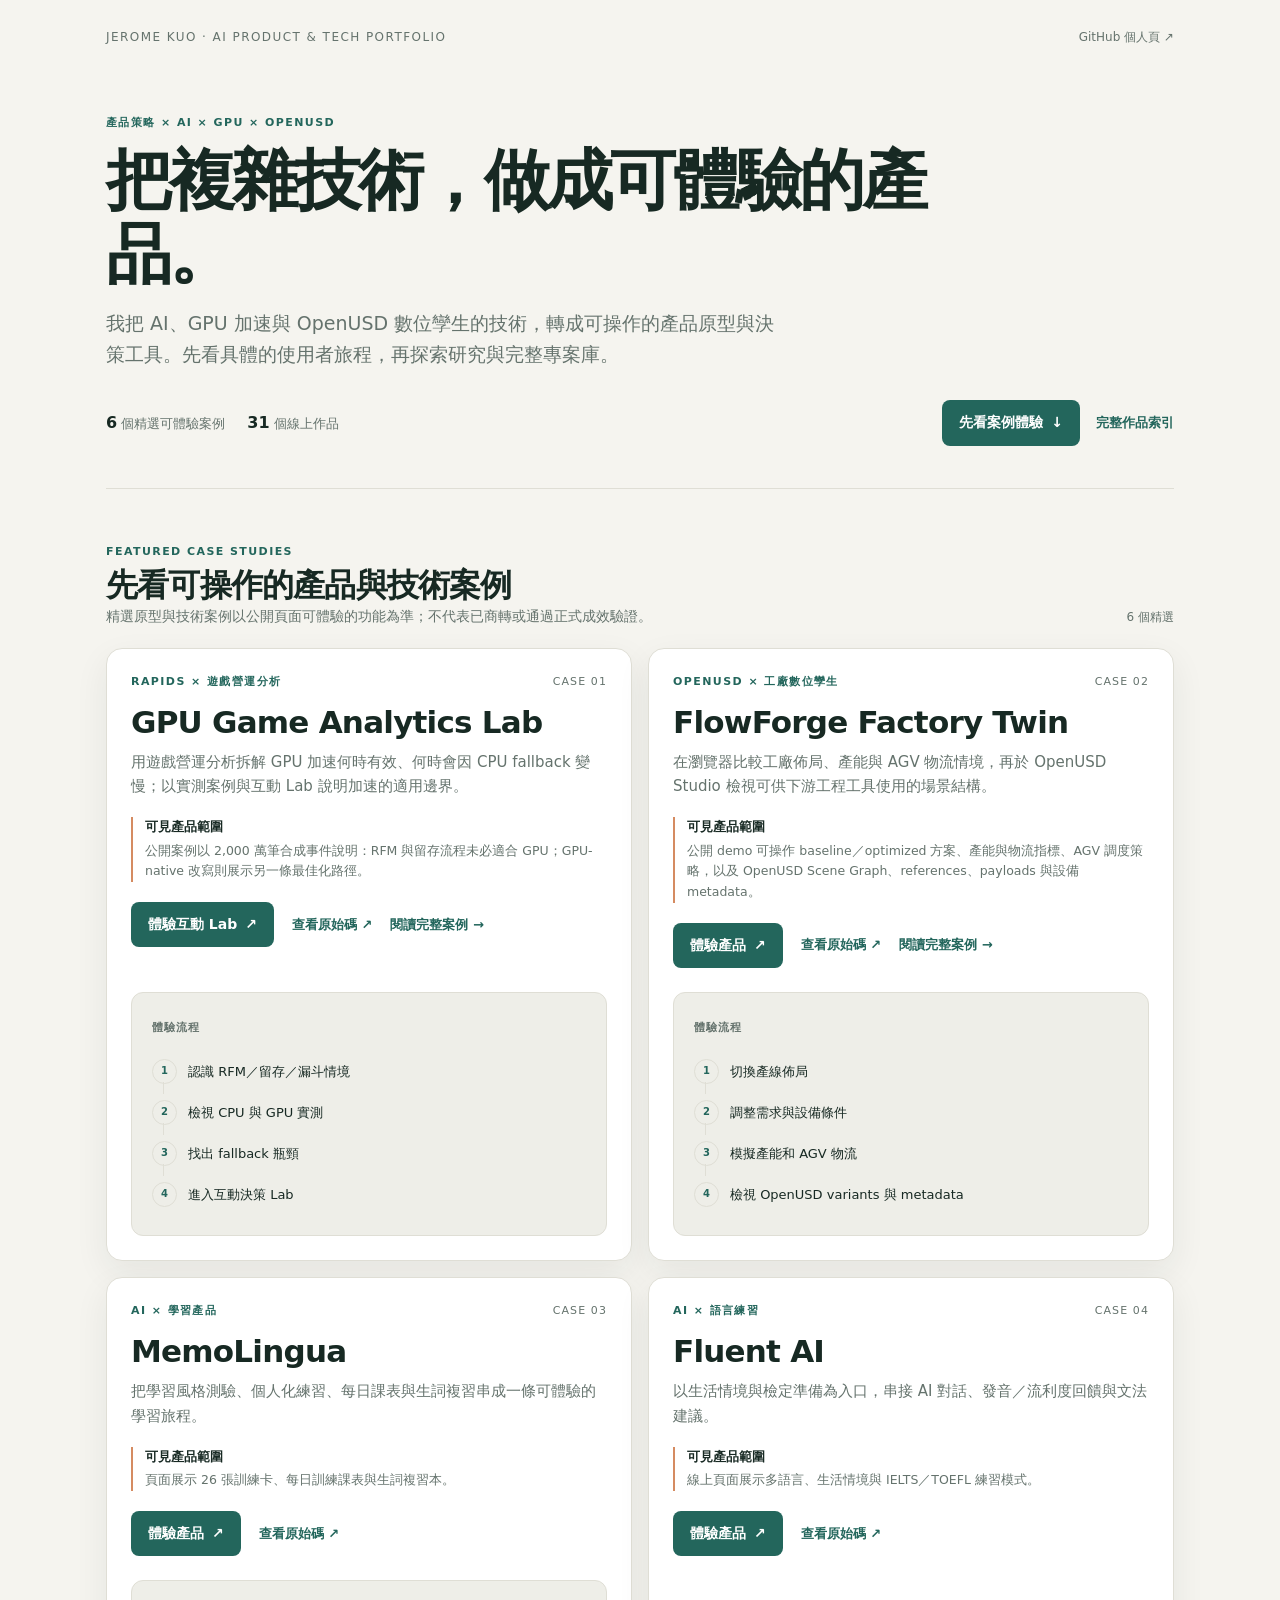
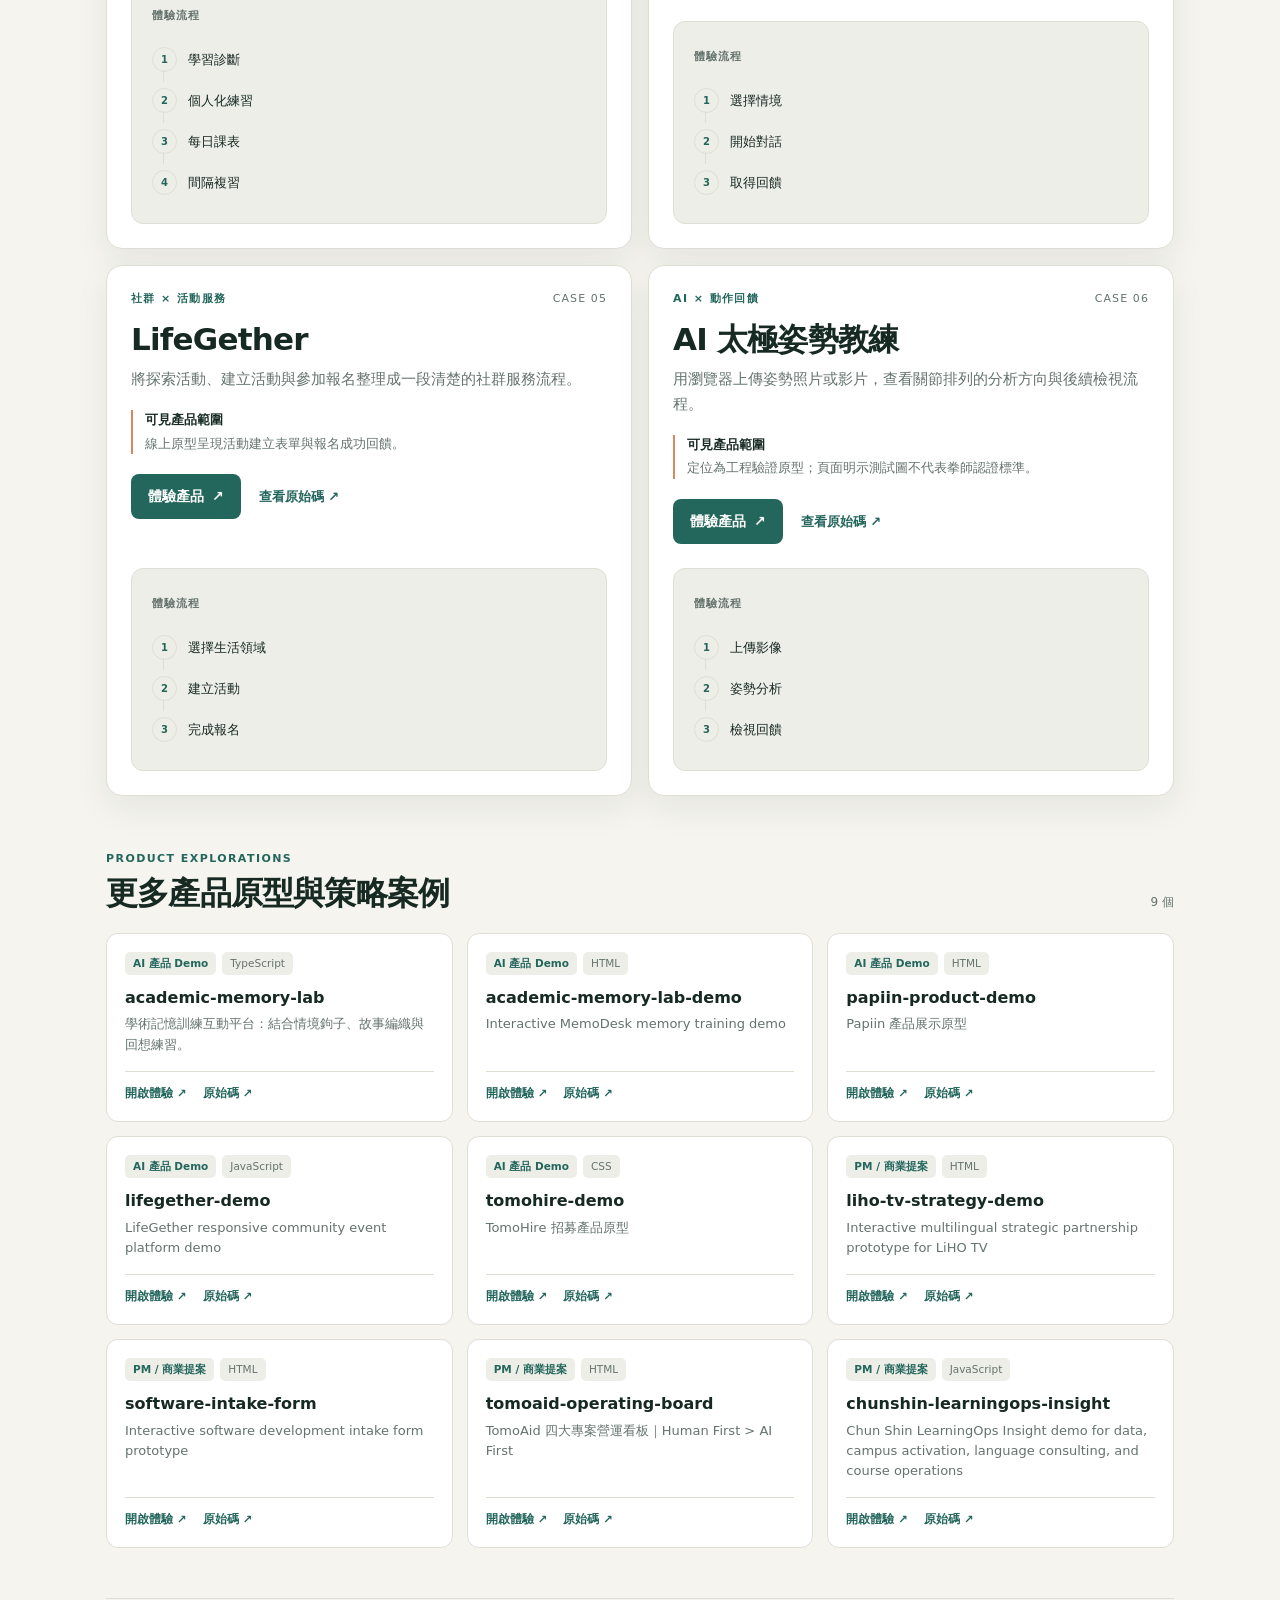
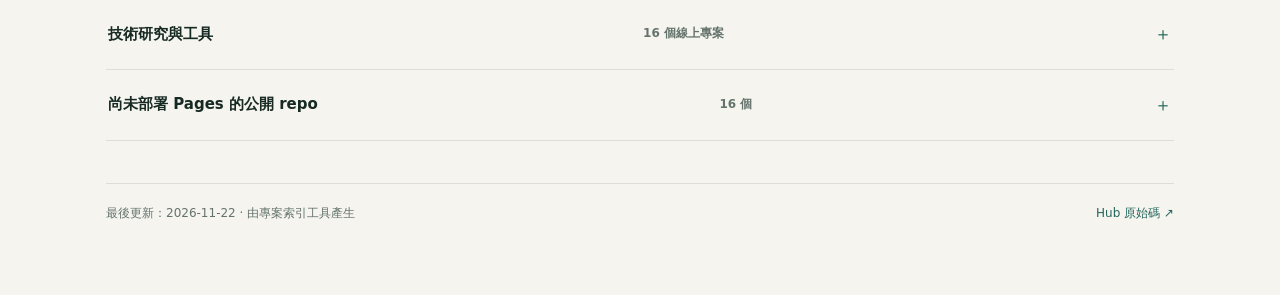
<file: index.html>
<!doctype html>
<html lang="zh-Hant">
<head>
<meta charset="utf-8">
<meta name="viewport" content="width=device-width,initial-scale=1">
<title>AI × GPU × 數位孿生作品集｜Jerome Kuo</title>
<meta name="description" content="Jerome Kuo 的 AI、GPU 與數位孿生作品集：以可體驗產品原型與技術案例，展示從問題定義到操作流程的設計。">
<meta property="og:title" content="AI × GPU × 數位孿生作品集｜Jerome Kuo">
<meta property="og:description" content="先看可操作的 AI 產品、GPU 分析 Lab 與 OpenUSD 工廠數位孿生，再探索完整專案庫。">
<meta name="theme-color" content="#f5f4ef">
<style>
:root {
  color-scheme: light dark;
  --bg:#f5f4ef; --panel:#fff; --panel-soft:#eeeee8; --line:#dfded5;
  --ink:#172923; --muted:#65736d; --accent:#23665c; --accent-hover:#164c43;
  --warm:#d58b61; --shadow:0 12px 34px rgba(24,43,36,.07);
}
@media (prefers-color-scheme:dark) {
  :root {
    --bg:#111a17; --panel:#18231f; --panel-soft:#202d28; --line:#304139;
    --ink:#ecf2ed; --muted:#a5b4ab; --accent:#82c3ac; --accent-hover:#a4ddc7;
    --warm:#edaa7d; --shadow:0 12px 34px rgba(0,0,0,.18);
  }
}
* { box-sizing:border-box; }
html { scroll-behavior:smooth; }
body { margin:0; background:var(--bg); color:var(--ink); font:16px/1.65 ui-sans-serif,-apple-system,"Noto Sans TC",system-ui,sans-serif; -webkit-font-smoothing:antialiased; }
a { color:inherit; }
a:focus-visible, summary:focus-visible { outline:3px solid var(--warm); outline-offset:4px; border-radius:5px; }
.skip-link { position:absolute; left:-999px; top:8px; z-index:5; background:var(--panel); padding:8px 12px; }
.skip-link:focus { left:8px; }
.wrap { width:min(1120px,100%); margin:0 auto; padding:28px 26px 72px; }
.topline { display:flex; align-items:center; justify-content:space-between; gap:18px; color:var(--muted); font-size:12px; letter-spacing:.12em; text-transform:uppercase; }
.topline a { color:var(--muted); text-decoration:none; letter-spacing:0; text-transform:none; }
.hero { padding:66px 0 42px; border-bottom:1px solid var(--line); }
.eyebrow { margin:0; color:var(--accent); font-size:11px; font-weight:750; letter-spacing:.13em; text-transform:uppercase; }
h1 { max-width:850px; margin:12px 0 16px; font-size:clamp(36px,6vw,66px); line-height:1.12; letter-spacing:-.045em; }
.hero-copy { max-width:680px; margin:0; color:var(--muted); font-size:clamp(16px,2vw,19px); }
.hero-bottom { display:flex; align-items:center; justify-content:space-between; gap:24px; margin-top:30px; flex-wrap:wrap; }
.hero-proof { display:flex; gap:10px 22px; flex-wrap:wrap; color:var(--muted); font-size:13px; }
.hero-proof strong { color:var(--ink); font-size:16px; }
.hero-actions { display:flex; align-items:center; gap:16px; flex-wrap:wrap; }
.button { display:inline-flex; align-items:center; justify-content:center; gap:8px; min-height:44px; padding:10px 16px; border:1px solid transparent; border-radius:8px; font-size:14px; font-weight:700; text-decoration:none; transition:transform .18s ease,background .18s ease; }
.button:hover { transform:translateY(-1px); }
.button--primary { background:var(--accent); color:#fff; }
.button--primary:hover { background:var(--accent-hover); }
.text-link { color:var(--accent); font-size:13px; font-weight:700; text-decoration:none; }
.section { margin-top:54px; }
.section-heading { display:flex; align-items:flex-end; justify-content:space-between; gap:18px; margin-bottom:20px; }
.section-heading h2 { margin:4px 0 0; font-size:clamp(24px,3vw,32px); line-height:1.25; letter-spacing:-.025em; }
.section-heading p { margin:0; }
.section-intro { max-width:650px; margin:8px 0 0; color:var(--muted); font-size:14px; }
.count { color:var(--muted); font-size:12px; white-space:nowrap; }
.featured-grid { display:grid; grid-template-columns:repeat(2,minmax(0,1fr)); gap:16px; }
.featured-card { min-width:0; display:flex; flex-direction:column; justify-content:space-between; gap:24px; padding:24px; border:1px solid var(--line); border-radius:16px; background:var(--panel); box-shadow:var(--shadow); }
.featured-card--lead { grid-column:1/-1; display:grid; grid-template-columns:minmax(0,1.15fr) minmax(240px,.85fr); align-items:center; gap:34px; padding:30px; background:linear-gradient(135deg,var(--panel),color-mix(in srgb,var(--accent) 7%,var(--panel))); }
.featured-meta { display:flex; align-items:center; justify-content:space-between; gap:12px; }
.case-number { color:var(--muted); font-size:11px; letter-spacing:.1em; }
.featured-card h3 { margin:12px 0 8px; font-size:clamp(22px,3vw,31px); line-height:1.25; letter-spacing:-.025em; }
.featured-summary { margin:0; color:var(--muted); font-size:15px; }
.evidence { margin:18px 0 0; padding-left:12px; border-left:2px solid var(--warm); color:var(--muted); font-size:12.5px; }
.evidence-label { display:block; margin-bottom:3px; color:var(--ink); font-weight:700; }
.featured-links { display:flex; align-items:center; gap:18px; margin-top:20px; flex-wrap:wrap; }
.journey-panel { padding:20px; border:1px solid var(--line); border-radius:12px; background:var(--panel-soft); }
.journey-label { color:var(--muted); font-size:11px; font-weight:700; letter-spacing:.1em; text-transform:uppercase; }
.journey-panel ol { list-style:none; padding:0; margin:12px 0 0; counter-reset:journey; }
.journey-panel li { position:relative; display:flex; align-items:center; gap:11px; padding:8px 0; color:var(--ink); font-size:13px; }
.journey-panel li:not(:last-child)::after { position:absolute; left:11px; top:31px; width:1px; height:12px; background:var(--line); content:""; }
.journey-panel li::before { display:grid; place-items:center; flex:0 0 23px; width:23px; height:23px; border:1px solid var(--line); border-radius:50%; color:var(--accent); font-size:10px; font-weight:700; counter-increment:journey; content:counter(journey); }
.project-grid { display:grid; grid-template-columns:repeat(3,minmax(0,1fr)); gap:14px; }
.project-card { min-width:0; display:flex; flex-direction:column; padding:18px; border:1px solid var(--line); border-radius:12px; background:var(--panel); }
.project-tags { display:flex; gap:6px; align-items:center; flex-wrap:wrap; }
.tag { padding:3px 8px; border-radius:5px; background:var(--panel-soft); color:var(--muted); font-size:10.5px; }
.tag--category { color:var(--accent); font-weight:700; }
.project-card h3 { margin:12px 0 6px; font-size:16px; line-height:1.35; overflow-wrap:anywhere; }
.project-card h3 a { text-decoration:none; }
.project-card h3 a:hover { color:var(--accent); }
.project-card p { flex:1; margin:0 0 16px; color:var(--muted); font-size:13px; line-height:1.55; }
.project-links { display:flex; gap:16px; flex-wrap:wrap; padding-top:12px; border-top:1px solid var(--line); }
.project-links a { color:var(--accent); font-size:11.5px; font-weight:700; text-decoration:none; }
.project-links a:hover, .text-link:hover { text-decoration:underline; text-underline-offset:3px; }
.archive { margin-top:50px; border-top:1px solid var(--line); }
.archive details { border-bottom:1px solid var(--line); }
.archive summary { display:flex; align-items:center; justify-content:space-between; gap:16px; padding:20px 2px; cursor:pointer; font-size:15px; font-weight:700; list-style:none; }
.archive summary::-webkit-details-marker { display:none; }
.archive summary::after { content:"＋"; color:var(--accent); font-size:18px; font-weight:400; }
.archive details[open] summary::after { content:"−"; }
.archive-note { margin:0 0 24px; color:var(--muted); font-size:13px; }
.lab-section { margin:24px 0 34px; }
.section-heading--compact { align-items:center; margin-bottom:14px; }
.section-heading--compact h3 { margin:0; font-size:17px; }
.archive details ul { display:grid; grid-template-columns:repeat(2,minmax(0,1fr)); gap:12px 22px; list-style:none; padding:0; margin:0 0 24px; }
.archive details li { display:flex; flex-direction:column; gap:3px; font-size:13px; }
.archive details li a { width:fit-content; color:var(--ink); text-decoration:underline; text-decoration-color:var(--line); text-underline-offset:3px; }
.archive details li span { color:var(--muted); font-size:11.5px; }
footer { display:flex; justify-content:space-between; gap:16px; margin-top:42px; padding-top:20px; border-top:1px solid var(--line); color:var(--muted); font-size:12px; }
footer a { color:var(--accent); text-decoration:none; }
@media (max-width:800px) { .project-grid { grid-template-columns:repeat(2,minmax(0,1fr)); } }
@media (max-width:620px) {
  .wrap { padding:20px 18px 52px; } .hero { padding:50px 0 32px; }
  .featured-grid { grid-template-columns:1fr; } .featured-card--lead { grid-column:auto; grid-template-columns:1fr; gap:22px; padding:22px; }
  .project-grid { grid-template-columns:1fr; } .section-heading { align-items:flex-start; }
  .archive details ul { grid-template-columns:1fr; } footer { flex-direction:column; }
}
@media (prefers-reduced-motion:reduce) { html { scroll-behavior:auto; } *,*::before,*::after { transition:none !important; } }
</style>
</head>
<body>
<a class="skip-link" href="#main">跳到主要內容</a>
<div class="wrap">
  <div class="topline"><span>Jerome Kuo · AI Product &amp; Tech Portfolio</span><a href="https://github.com/jjfishjj" target="_blank" rel="noopener noreferrer">GitHub 個人頁 ↗</a></div>
  <header class="hero">
    <p class="eyebrow">產品策略 × AI × GPU × OpenUSD</p>
    <h1>把複雜技術，做成可體驗的產品。</h1>
    <p class="hero-copy">我把 AI、GPU 加速與 OpenUSD 數位孿生的技術，轉成可操作的產品原型與決策工具。先看具體的使用者旅程，再探索研究與完整專案庫。</p>
    <div class="hero-bottom">
      <div class="hero-proof"><span><strong>6</strong> 個精選可體驗案例</span><span><strong>31</strong> 個線上作品</span></div>
      <nav class="hero-actions" aria-label="主要導覽"><a class="button button--primary" href="#featured">先看案例體驗 <span aria-hidden="true">↓</span></a><a class="text-link" href="#library">完整作品索引</a></nav>
    </div>
  </header>

  <main id="main">
    <section class="section" id="featured" aria-labelledby="featured-title">
      <div class="section-heading">
        <div><p class="eyebrow">FEATURED CASE STUDIES</p><h2 id="featured-title">先看可操作的產品與技術案例</h2><p class="section-intro">精選原型與技術案例以公開頁面可體驗的功能為準；不代表已商轉或通過正式成效驗證。</p></div>
        <span class="count">6 個精選</span>
      </div>
      <div class="featured-grid"><article class="featured-card">
  <div class="featured-copy">
    <div class="featured-meta"><span class="eyebrow">RAPIDS × 遊戲營運分析</span><span class="case-number">CASE 01</span></div>
    <h3>GPU Game Analytics Lab</h3>
    <p class="featured-summary">用遊戲營運分析拆解 GPU 加速何時有效、何時會因 CPU fallback 變慢；以實測案例與互動 Lab 說明加速的適用邊界。</p>
    <p class="evidence"><span class="evidence-label">可見產品範圍</span>公開案例以 2,000 萬筆合成事件說明：RFM 與留存流程未必適合 GPU；GPU-native 改寫則展示另一條最佳化路徑。</p>
    <div class="featured-links">
      <a class="button button--primary" href="https://huggingface.co/spaces/junbin666/cudf-game-analytics-benchmark">體驗互動 Lab <span aria-hidden="true">↗</span></a>
      <a class="text-link" href="https://github.com/jjfishjj/cudf-game-analytics-benchmark" target="_blank" rel="noopener noreferrer">查看原始碼 <span aria-hidden="true">↗</span></a>
      <a class="text-link" href="case-studies/gpu-game-analytics.html">閱讀完整案例 <span aria-hidden="true">→</span></a>
    </div>
  </div>
  <div class="journey-panel">
    <span class="journey-label">體驗流程</span>
    <ol><li>認識 RFM／留存／漏斗情境</li><li>檢視 CPU 與 GPU 實測</li><li>找出 fallback 瓶頸</li><li>進入互動決策 Lab</li></ol>
  </div>
</article>
<article class="featured-card">
  <div class="featured-copy">
    <div class="featured-meta"><span class="eyebrow">OpenUSD × 工廠數位孿生</span><span class="case-number">CASE 02</span></div>
    <h3>FlowForge Factory Twin</h3>
    <p class="featured-summary">在瀏覽器比較工廠佈局、產能與 AGV 物流情境，再於 OpenUSD Studio 檢視可供下游工程工具使用的場景結構。</p>
    <p class="evidence"><span class="evidence-label">可見產品範圍</span>公開 demo 可操作 baseline／optimized 方案、產能與物流指標、AGV 調度策略，以及 OpenUSD Scene Graph、references、payloads 與設備 metadata。</p>
    <div class="featured-links">
      <a class="button button--primary" href="https://jjfishjj.github.io/flowforge-factory-twin/">體驗產品 <span aria-hidden="true">↗</span></a>
      <a class="text-link" href="https://github.com/jjfishjj/flowforge-factory-twin" target="_blank" rel="noopener noreferrer">查看原始碼 <span aria-hidden="true">↗</span></a>
      <a class="text-link" href="case-studies/flowforge-factory-twin.html">閱讀完整案例 <span aria-hidden="true">→</span></a>
    </div>
  </div>
  <div class="journey-panel">
    <span class="journey-label">體驗流程</span>
    <ol><li>切換產線佈局</li><li>調整需求與設備條件</li><li>模擬產能和 AGV 物流</li><li>檢視 OpenUSD variants 與 metadata</li></ol>
  </div>
</article>
<article class="featured-card">
  <div class="featured-copy">
    <div class="featured-meta"><span class="eyebrow">AI × 學習產品</span><span class="case-number">CASE 03</span></div>
    <h3>MemoLingua</h3>
    <p class="featured-summary">把學習風格測驗、個人化練習、每日課表與生詞複習串成一條可體驗的學習旅程。</p>
    <p class="evidence"><span class="evidence-label">可見產品範圍</span>頁面展示 26 張訓練卡、每日訓練課表與生詞複習本。</p>
    <div class="featured-links">
      <a class="button button--primary" href="https://jjfishjj.github.io/memolingua/">體驗產品 <span aria-hidden="true">↗</span></a>
      <a class="text-link" href="https://github.com/jjfishjj/memolingua" target="_blank" rel="noopener noreferrer">查看原始碼 <span aria-hidden="true">↗</span></a>
    </div>
  </div>
  <div class="journey-panel">
    <span class="journey-label">體驗流程</span>
    <ol><li>學習診斷</li><li>個人化練習</li><li>每日課表</li><li>間隔複習</li></ol>
  </div>
</article>
<article class="featured-card">
  <div class="featured-copy">
    <div class="featured-meta"><span class="eyebrow">AI × 語言練習</span><span class="case-number">CASE 04</span></div>
    <h3>Fluent AI</h3>
    <p class="featured-summary">以生活情境與檢定準備為入口，串接 AI 對話、發音／流利度回饋與文法建議。</p>
    <p class="evidence"><span class="evidence-label">可見產品範圍</span>線上頁面展示多語言、生活情境與 IELTS／TOEFL 練習模式。</p>
    <div class="featured-links">
      <a class="button button--primary" href="https://jjfishjj.github.io/fluent-ai/">體驗產品 <span aria-hidden="true">↗</span></a>
      <a class="text-link" href="https://github.com/jjfishjj/fluent-ai" target="_blank" rel="noopener noreferrer">查看原始碼 <span aria-hidden="true">↗</span></a>
    </div>
  </div>
  <div class="journey-panel">
    <span class="journey-label">體驗流程</span>
    <ol><li>選擇情境</li><li>開始對話</li><li>取得回饋</li></ol>
  </div>
</article>
<article class="featured-card">
  <div class="featured-copy">
    <div class="featured-meta"><span class="eyebrow">社群 × 活動服務</span><span class="case-number">CASE 05</span></div>
    <h3>LifeGether</h3>
    <p class="featured-summary">將探索活動、建立活動與參加報名整理成一段清楚的社群服務流程。</p>
    <p class="evidence"><span class="evidence-label">可見產品範圍</span>線上原型呈現活動建立表單與報名成功回饋。</p>
    <div class="featured-links">
      <a class="button button--primary" href="https://jjfishjj.github.io/lifegether/">體驗產品 <span aria-hidden="true">↗</span></a>
      <a class="text-link" href="https://github.com/jjfishjj/lifegether" target="_blank" rel="noopener noreferrer">查看原始碼 <span aria-hidden="true">↗</span></a>
    </div>
  </div>
  <div class="journey-panel">
    <span class="journey-label">體驗流程</span>
    <ol><li>選擇生活領域</li><li>建立活動</li><li>完成報名</li></ol>
  </div>
</article>
<article class="featured-card">
  <div class="featured-copy">
    <div class="featured-meta"><span class="eyebrow">AI × 動作回饋</span><span class="case-number">CASE 06</span></div>
    <h3>AI 太極姿勢教練</h3>
    <p class="featured-summary">用瀏覽器上傳姿勢照片或影片，查看關節排列的分析方向與後續檢視流程。</p>
    <p class="evidence"><span class="evidence-label">可見產品範圍</span>定位為工程驗證原型；頁面明示測試圖不代表拳師認證標準。</p>
    <div class="featured-links">
      <a class="button button--primary" href="https://jjfishjj.github.io/taiji-posture-demo/">體驗產品 <span aria-hidden="true">↗</span></a>
      <a class="text-link" href="https://github.com/jjfishjj/taiji-posture-demo" target="_blank" rel="noopener noreferrer">查看原始碼 <span aria-hidden="true">↗</span></a>
    </div>
  </div>
  <div class="journey-panel">
    <span class="journey-label">體驗流程</span>
    <ol><li>上傳影像</li><li>姿勢分析</li><li>檢視回饋</li></ol>
  </div>
</article></div>
    </section>

    <section class="section" id="more-products" aria-labelledby="more-products-title">
  <div class="section-heading">
    <div><p class="eyebrow">PRODUCT EXPLORATIONS</p><h2 id="more-products-title">更多產品原型與策略案例</h2></div>
    <span class="count">9 個</span>
  </div>
  <div class="project-grid"><article class="project-card">
  <div class="project-tags"><span class="tag tag--category">AI 產品 Demo</span><span class="tag">TypeScript</span></div>
  <h3><a href="https://jjfishjj.github.io/academic-memory-lab/">academic-memory-lab</a></h3>
  <p>學術記憶訓練互動平台：結合情境鉤子、故事編織與回想練習。</p>
  <div class="project-links">
    <a href="https://jjfishjj.github.io/academic-memory-lab/">開啟體驗 <span aria-hidden="true">↗</span></a>
    <a href="https://github.com/jjfishjj/academic-memory-lab" target="_blank" rel="noopener noreferrer">原始碼 <span aria-hidden="true">↗</span></a>
  </div>
</article>
<article class="project-card">
  <div class="project-tags"><span class="tag tag--category">AI 產品 Demo</span><span class="tag">HTML</span></div>
  <h3><a href="https://jjfishjj.github.io/academic-memory-lab-demo/">academic-memory-lab-demo</a></h3>
  <p>Interactive MemoDesk memory training demo</p>
  <div class="project-links">
    <a href="https://jjfishjj.github.io/academic-memory-lab-demo/">開啟體驗 <span aria-hidden="true">↗</span></a>
    <a href="https://github.com/jjfishjj/academic-memory-lab-demo" target="_blank" rel="noopener noreferrer">原始碼 <span aria-hidden="true">↗</span></a>
  </div>
</article>
<article class="project-card">
  <div class="project-tags"><span class="tag tag--category">AI 產品 Demo</span><span class="tag">HTML</span></div>
  <h3><a href="https://jjfishjj.github.io/papiin-product-demo/">papiin-product-demo</a></h3>
  <p>Papiin 產品展示原型</p>
  <div class="project-links">
    <a href="https://jjfishjj.github.io/papiin-product-demo/">開啟體驗 <span aria-hidden="true">↗</span></a>
    <a href="https://github.com/jjfishjj/papiin-product-demo" target="_blank" rel="noopener noreferrer">原始碼 <span aria-hidden="true">↗</span></a>
  </div>
</article>
<article class="project-card">
  <div class="project-tags"><span class="tag tag--category">AI 產品 Demo</span><span class="tag">JavaScript</span></div>
  <h3><a href="https://jjfishjj.github.io/lifegether-demo/">lifegether-demo</a></h3>
  <p>LifeGether responsive community event platform demo</p>
  <div class="project-links">
    <a href="https://jjfishjj.github.io/lifegether-demo/">開啟體驗 <span aria-hidden="true">↗</span></a>
    <a href="https://github.com/jjfishjj/lifegether-demo" target="_blank" rel="noopener noreferrer">原始碼 <span aria-hidden="true">↗</span></a>
  </div>
</article>
<article class="project-card">
  <div class="project-tags"><span class="tag tag--category">AI 產品 Demo</span><span class="tag">CSS</span></div>
  <h3><a href="https://jjfishjj.github.io/tomohire-demo/">tomohire-demo</a></h3>
  <p>TomoHire 招募產品原型</p>
  <div class="project-links">
    <a href="https://jjfishjj.github.io/tomohire-demo/">開啟體驗 <span aria-hidden="true">↗</span></a>
    <a href="https://github.com/jjfishjj/tomohire-demo" target="_blank" rel="noopener noreferrer">原始碼 <span aria-hidden="true">↗</span></a>
  </div>
</article>
<article class="project-card">
  <div class="project-tags"><span class="tag tag--category">PM / 商業提案</span><span class="tag">HTML</span></div>
  <h3><a href="https://jjfishjj.github.io/liho-tv-strategy-demo/">liho-tv-strategy-demo</a></h3>
  <p>Interactive multilingual strategic partnership prototype for LiHO TV</p>
  <div class="project-links">
    <a href="https://jjfishjj.github.io/liho-tv-strategy-demo/">開啟體驗 <span aria-hidden="true">↗</span></a>
    <a href="https://github.com/jjfishjj/liho-tv-strategy-demo" target="_blank" rel="noopener noreferrer">原始碼 <span aria-hidden="true">↗</span></a>
  </div>
</article>
<article class="project-card">
  <div class="project-tags"><span class="tag tag--category">PM / 商業提案</span><span class="tag">HTML</span></div>
  <h3><a href="https://jjfishjj.github.io/software-intake-form/">software-intake-form</a></h3>
  <p>Interactive software development intake form prototype</p>
  <div class="project-links">
    <a href="https://jjfishjj.github.io/software-intake-form/">開啟體驗 <span aria-hidden="true">↗</span></a>
    <a href="https://github.com/jjfishjj/software-intake-form" target="_blank" rel="noopener noreferrer">原始碼 <span aria-hidden="true">↗</span></a>
  </div>
</article>
<article class="project-card">
  <div class="project-tags"><span class="tag tag--category">PM / 商業提案</span><span class="tag">HTML</span></div>
  <h3><a href="https://jjfishjj.github.io/tomoaid-operating-board/">tomoaid-operating-board</a></h3>
  <p>TomoAid 四大專案營運看板｜Human First &gt; AI First</p>
  <div class="project-links">
    <a href="https://jjfishjj.github.io/tomoaid-operating-board/">開啟體驗 <span aria-hidden="true">↗</span></a>
    <a href="https://github.com/jjfishjj/tomoaid-operating-board" target="_blank" rel="noopener noreferrer">原始碼 <span aria-hidden="true">↗</span></a>
  </div>
</article>
<article class="project-card">
  <div class="project-tags"><span class="tag tag--category">PM / 商業提案</span><span class="tag">JavaScript</span></div>
  <h3><a href="https://jjfishjj.github.io/chunshin-learningops-insight/">chunshin-learningops-insight</a></h3>
  <p>Chun Shin LearningOps Insight demo for data, campus activation, language consulting, and course operations</p>
  <div class="project-links">
    <a href="https://jjfishjj.github.io/chunshin-learningops-insight/">開啟體驗 <span aria-hidden="true">↗</span></a>
    <a href="https://github.com/jjfishjj/chunshin-learningops-insight" target="_blank" rel="noopener noreferrer">原始碼 <span aria-hidden="true">↗</span></a>
  </div>
</article></div>
</section>

    <section class="archive" id="library" aria-label="完整作品索引">
      <details>
        <summary><span>技術研究與工具</span><span class="count">16 個線上專案</span></summary>
        <p class="archive-note">其他 GPU、數位孿生、基礎工具與個人網站探索作品保留在此，與精選案例分層呈現。</p>
        <section class="lab-section" aria-labelledby="lab-1-title">
  <div class="section-heading section-heading--compact">
    <h3 id="lab-1-title">NVIDIA / GPU</h3><span class="count">8</span>
  </div>
  <div class="project-grid"><article class="project-card">
  <div class="project-tags"><span class="tag tag--category">NVIDIA / GPU</span><span class="tag">Python</span></div>
  <h3><a href="https://jjfishjj.github.io/gpu-power-demo/">gpu-power-demo</a></h3>
  <p>GPU power reduction techniques: RTL clock gating, INT8/INT4 quantisation, 2:4 sparsity, DVFS — runnable Python + Verilog demos</p>
  <div class="project-links">
    <a href="https://jjfishjj.github.io/gpu-power-demo/">開啟體驗 <span aria-hidden="true">↗</span></a>
    <a href="https://github.com/jjfishjj/gpu-power-demo" target="_blank" rel="noopener noreferrer">原始碼 <span aria-hidden="true">↗</span></a>
  </div>
</article>
<article class="project-card">
  <div class="project-tags"><span class="tag tag--category">NVIDIA / GPU</span></div>
  <h3><a href="https://jjfishjj.github.io/jetson-edge-ai-proposal/">jetson-edge-ai-proposal</a></h3>
  <p>StoreSense: privacy-first retail footfall analytics on NVIDIA Jetson — product proposal, architecture, phased prototype plan</p>
  <div class="project-links">
    <a href="https://jjfishjj.github.io/jetson-edge-ai-proposal/">開啟體驗 <span aria-hidden="true">↗</span></a>
    <a href="https://github.com/jjfishjj/jetson-edge-ai-proposal" target="_blank" rel="noopener noreferrer">原始碼 <span aria-hidden="true">↗</span></a>
  </div>
</article>
<article class="project-card">
  <div class="project-tags"><span class="tag tag--category">NVIDIA / GPU</span><span class="tag">Python</span></div>
  <h3><a href="https://jjfishjj.github.io/nemoclaw-arduino-robot-arm/">nemoclaw-arduino-robot-arm</a></h3>
  <p>Safety-first NemoClaw/OpenClaw control bridge for an Arduino robot arm</p>
  <div class="project-links">
    <a href="https://jjfishjj.github.io/nemoclaw-arduino-robot-arm/">開啟體驗 <span aria-hidden="true">↗</span></a>
    <a href="https://github.com/jjfishjj/nemoclaw-arduino-robot-arm" target="_blank" rel="noopener noreferrer">原始碼 <span aria-hidden="true">↗</span></a>
  </div>
</article>
<article class="project-card">
  <div class="project-tags"><span class="tag tag--category">NVIDIA / GPU</span><span class="tag">Python</span></div>
  <h3><a href="https://jjfishjj.github.io/nim-inference-cost-analysis/">nim-inference-cost-analysis</a></h3>
  <p>A PM&#x27;s TCO framework for LLM inference: managed API vs NVIDIA NIM self-hosting, with cost calculator</p>
  <div class="project-links">
    <a href="https://jjfishjj.github.io/nim-inference-cost-analysis/">開啟體驗 <span aria-hidden="true">↗</span></a>
    <a href="https://github.com/jjfishjj/nim-inference-cost-analysis" target="_blank" rel="noopener noreferrer">原始碼 <span aria-hidden="true">↗</span></a>
  </div>
</article>
<article class="project-card">
  <div class="project-tags"><span class="tag tag--category">NVIDIA / GPU</span><span class="tag">Python</span></div>
  <h3><a href="https://jjfishjj.github.io/nim-rag-language-tutor/">nim-rag-language-tutor</a></h3>
  <p>RAG language tutor on NVIDIA NIM APIs (NV-EmbedQA + Nemotron) — grounded grammar answers with practice exercises</p>
  <div class="project-links">
    <a href="https://jjfishjj.github.io/nim-rag-language-tutor/">開啟體驗 <span aria-hidden="true">↗</span></a>
    <a href="https://github.com/jjfishjj/nim-rag-language-tutor" target="_blank" rel="noopener noreferrer">原始碼 <span aria-hidden="true">↗</span></a>
  </div>
</article>
<article class="project-card">
  <div class="project-tags"><span class="tag tag--category">NVIDIA / GPU</span></div>
  <h3><a href="https://jjfishjj.github.io/openshell-agent-security-demo/">openshell-agent-security-demo</a></h3>
  <p>用 NVIDIA OpenShell 核心層沙箱封鎖 AI coding agent，並以稽核日誌證明政策確實生效</p>
  <div class="project-links">
    <a href="https://jjfishjj.github.io/openshell-agent-security-demo/">開啟體驗 <span aria-hidden="true">↗</span></a>
    <a href="https://github.com/jjfishjj/openshell-agent-security-demo" target="_blank" rel="noopener noreferrer">原始碼 <span aria-hidden="true">↗</span></a>
  </div>
</article>
<article class="project-card">
  <div class="project-tags"><span class="tag tag--category">NVIDIA / GPU</span><span class="tag">HTML</span></div>
  <h3><a href="https://jjfishjj.github.io/nvidia-full-stack-lab/">nvidia-full-stack-lab</a></h3>
  <p>繁體中文 NVIDIA GPU 加速全棧知識地圖與六個實作專案</p>
  <div class="project-links">
    <a href="https://jjfishjj.github.io/nvidia-full-stack-lab/">開啟體驗 <span aria-hidden="true">↗</span></a>
    <a href="https://github.com/jjfishjj/nvidia-full-stack-lab" target="_blank" rel="noopener noreferrer">原始碼 <span aria-hidden="true">↗</span></a>
  </div>
</article>
<article class="project-card">
  <div class="project-tags"><span class="tag tag--category">NVIDIA / GPU</span><span class="tag">HTML</span></div>
  <h3><a href="https://jjfishjj.github.io/nvidia-dev-pipeline-demo/">nvidia-dev-pipeline-demo</a></h3>
  <p>NVIDIA 開發者工具鏈 pipeline 示範</p>
  <div class="project-links">
    <a href="https://jjfishjj.github.io/nvidia-dev-pipeline-demo/">開啟體驗 <span aria-hidden="true">↗</span></a>
    <a href="https://github.com/jjfishjj/nvidia-dev-pipeline-demo" target="_blank" rel="noopener noreferrer">原始碼 <span aria-hidden="true">↗</span></a>
  </div>
</article></div>
</section>
<section class="lab-section" aria-labelledby="lab-2-title">
  <div class="section-heading section-heading--compact">
    <h3 id="lab-2-title">數位孿生 / Omniverse</h3><span class="count">3</span>
  </div>
  <div class="project-grid"><article class="project-card">
  <div class="project-tags"><span class="tag tag--category">數位孿生 / Omniverse</span></div>
  <h3><a href="https://jjfishjj.github.io/fab-digital-twin/">fab-digital-twin</a></h3>
  <p>300mm 半導體晶圓廠的參數化 OpenUSD 數位孿生，純 JSON spec 驅動，無需 GPU 或 Omniverse 授權</p>
  <div class="project-links">
    <a href="https://jjfishjj.github.io/fab-digital-twin/">開啟體驗 <span aria-hidden="true">↗</span></a>
    <a href="https://github.com/jjfishjj/fab-digital-twin" target="_blank" rel="noopener noreferrer">原始碼 <span aria-hidden="true">↗</span></a>
  </div>
</article>
<article class="project-card">
  <div class="project-tags"><span class="tag tag--category">數位孿生 / Omniverse</span><span class="tag">Python</span></div>
  <h3><a href="https://jjfishjj.github.io/omniverse-ops-starter/">omniverse-ops-starter</a></h3>
  <p>Omniverse 場域維運起始範本：USD 圖層、Isaac AMR 情境、即時遙測</p>
  <div class="project-links">
    <a href="https://jjfishjj.github.io/omniverse-ops-starter/">開啟體驗 <span aria-hidden="true">↗</span></a>
    <a href="https://github.com/jjfishjj/omniverse-ops-starter" target="_blank" rel="noopener noreferrer">原始碼 <span aria-hidden="true">↗</span></a>
  </div>
</article>
<article class="project-card">
  <div class="project-tags"><span class="tag tag--category">數位孿生 / Omniverse</span><span class="tag">Python</span></div>
  <h3><a href="https://jjfishjj.github.io/openusd-factory-digital-twin/">openusd-factory-digital-twin</a></h3>
  <p>Procedurally-generated factory production-line digital twin in OpenUSD (NVIDIA Omniverse-ready, runs GPU-free)</p>
  <div class="project-links">
    <a href="https://jjfishjj.github.io/openusd-factory-digital-twin/">開啟體驗 <span aria-hidden="true">↗</span></a>
    <a href="https://github.com/jjfishjj/openusd-factory-digital-twin" target="_blank" rel="noopener noreferrer">原始碼 <span aria-hidden="true">↗</span></a>
  </div>
</article></div>
</section>
<section class="lab-section" aria-labelledby="lab-3-title">
  <div class="section-heading section-heading--compact">
    <h3 id="lab-3-title">工具 / Infra</h3><span class="count">3</span>
  </div>
  <div class="project-grid"><article class="project-card">
  <div class="project-tags"><span class="tag tag--category">工具 / Infra</span><span class="tag">HTML</span></div>
  <h3><a href="https://jjfishjj.github.io/claude-projects-hub/">claude-projects-hub</a></h3>
  <p>本頁：作品集與專案索引</p>
  <div class="project-links">
    <a href="https://jjfishjj.github.io/claude-projects-hub/">開啟體驗 <span aria-hidden="true">↗</span></a>
    <a href="https://github.com/jjfishjj/claude-projects-hub" target="_blank" rel="noopener noreferrer">原始碼 <span aria-hidden="true">↗</span></a>
  </div>
</article>
<article class="project-card">
  <div class="project-tags"><span class="tag tag--category">工具 / Infra</span><span class="tag">TypeScript</span></div>
  <h3><a href="https://jjfishjj.github.io/relayform/">relayform</a></h3>
  <p>Universal AI Connector prototype for websites and OpenAPI</p>
  <div class="project-links">
    <a href="https://jjfishjj.github.io/relayform/">開啟體驗 <span aria-hidden="true">↗</span></a>
    <a href="https://github.com/jjfishjj/relayform" target="_blank" rel="noopener noreferrer">原始碼 <span aria-hidden="true">↗</span></a>
  </div>
</article>
<article class="project-card">
  <div class="project-tags"><span class="tag tag--category">工具 / Infra</span><span class="tag">TypeScript</span></div>
  <h3><a href="https://jjfishjj.github.io/zero-ai-connector-hub/">zero-ai-connector-hub</a></h3>
  <p>Zero AI Connector Hub 連接器整合中心</p>
  <div class="project-links">
    <a href="https://jjfishjj.github.io/zero-ai-connector-hub/">開啟體驗 <span aria-hidden="true">↗</span></a>
    <a href="https://github.com/jjfishjj/zero-ai-connector-hub" target="_blank" rel="noopener noreferrer">原始碼 <span aria-hidden="true">↗</span></a>
  </div>
</article></div>
</section>
<section class="lab-section" aria-labelledby="lab-4-title">
  <div class="section-heading section-heading--compact">
    <h3 id="lab-4-title">個人網站</h3><span class="count">2</span>
  </div>
  <div class="project-grid"><article class="project-card">
  <div class="project-tags"><span class="tag tag--category">個人網站</span><span class="tag">HTML</span></div>
  <h3><a href="https://jjfishjj.github.io/">jjfishjj.github.io</a></h3>
  <p>Jerome Kuo 個人首頁</p>
  <div class="project-links">
    <a href="https://jjfishjj.github.io/">開啟體驗 <span aria-hidden="true">↗</span></a>
    <a href="https://github.com/jjfishjj/jjfishjj.github.io" target="_blank" rel="noopener noreferrer">原始碼 <span aria-hidden="true">↗</span></a>
  </div>
</article>
<article class="project-card">
  <div class="project-tags"><span class="tag tag--category">個人網站</span><span class="tag">TypeScript</span></div>
  <h3><a href="https://jjfishjj.github.io/jeromekuo/">jeromekuo</a></h3>
  <p>Jerome Kuo 互動式線上履歷</p>
  <div class="project-links">
    <a href="https://jjfishjj.github.io/jeromekuo/">開啟體驗 <span aria-hidden="true">↗</span></a>
    <a href="https://github.com/jjfishjj/jeromekuo" target="_blank" rel="noopener noreferrer">原始碼 <span aria-hidden="true">↗</span></a>
  </div>
</article></div>
</section>
      </details>
      <details>
        <summary><span>尚未部署 Pages 的公開 repo</span><span class="count">16 個</span></summary>
        <p class="archive-note">這些專案目前沒有公開的 GitHub Pages 體驗頁，連結會前往原始碼 repo。</p>
        <ul><li><a href="https://github.com/jjfishjj/0624ML-ximen" target="_blank" rel="noopener noreferrer">0624ML-ximen</a><span>尚無專案說明。</span></li>
<li><a href="https://github.com/jjfishjj/ai-media-studio" target="_blank" rel="noopener noreferrer">ai-media-studio</a><span>尚無專案說明。</span></li>
<li><a href="https://github.com/jjfishjj/avmapping" target="_blank" rel="noopener noreferrer">avmapping</a><span>avmapping</span></li>
<li><a href="https://github.com/jjfishjj/campus-connect" target="_blank" rel="noopener noreferrer">campus-connect</a><span>尚無專案說明。</span></li>
<li><a href="https://github.com/jjfishjj/campus-life-sim" target="_blank" rel="noopener noreferrer">campus-life-sim</a><span>尚無專案說明。</span></li>
<li><a href="https://github.com/jjfishjj/code" target="_blank" rel="noopener noreferrer">code</a><span>尚無專案說明。</span></li>
<li><a href="https://github.com/jjfishjj/daily-growth-journal" target="_blank" rel="noopener noreferrer">daily-growth-journal</a><span>尚無專案說明。</span></li>
<li><a href="https://github.com/jjfishjj/Flutter" target="_blank" rel="noopener noreferrer">Flutter</a><span>practice</span></li>
<li><a href="https://github.com/jjfishjj/gpt-ai-assistant" target="_blank" rel="noopener noreferrer">gpt-ai-assistant</a><span>OpenAI + LINE + Vercel = GPT AI Assistant</span></li>
<li><a href="https://github.com/jjfishjj/ic-power-efficiency" target="_blank" rel="noopener noreferrer">ic-power-efficiency</a><span>研究 IC 晶片節能技術：Clock Gating、Power Gating、DVFS 與 AI 功耗預測</span></li>
<li><a href="https://github.com/jjfishjj/isaac-smartsort" target="_blank" rel="noopener noreferrer">isaac-smartsort</a><span>尚無專案說明。</span></li>
<li><a href="https://github.com/jjfishjj/jerome.github.io" target="_blank" rel="noopener noreferrer">jerome.github.io</a><span>尚無專案說明。</span></li>
<li><a href="https://github.com/jjfishjj/nvidia-computex2026-optimizer" target="_blank" rel="noopener noreferrer">nvidia-computex2026-optimizer</a><span>Optimization toolkit for NVIDIA Vera Rubin, Nemotron 3 Ultra 550B &amp; Alpamayo 2 Super - Computex 2026</span></li>
<li><a href="https://github.com/jjfishjj/reactclass2" target="_blank" rel="noopener noreferrer">reactclass2</a><span>尚無專案說明。</span></li>
<li><a href="https://github.com/jjfishjj/taichi-flow-coach" target="_blank" rel="noopener noreferrer">taichi-flow-coach</a><span>尚無專案說明。</span></li>
<li><a href="https://github.com/jjfishjj/Zero" target="_blank" rel="noopener noreferrer">Zero</a><span>尚無專案說明。</span></li></ul>
      </details>
    </section>
  </main>

  <footer><span>最後更新：2026-11-22 · 由專案索引工具產生</span><span><a href="https://github.com/jjfishjj/claude-projects-hub">Hub 原始碼 ↗</a></span></footer>
</div>
</body>
</html>
</file>
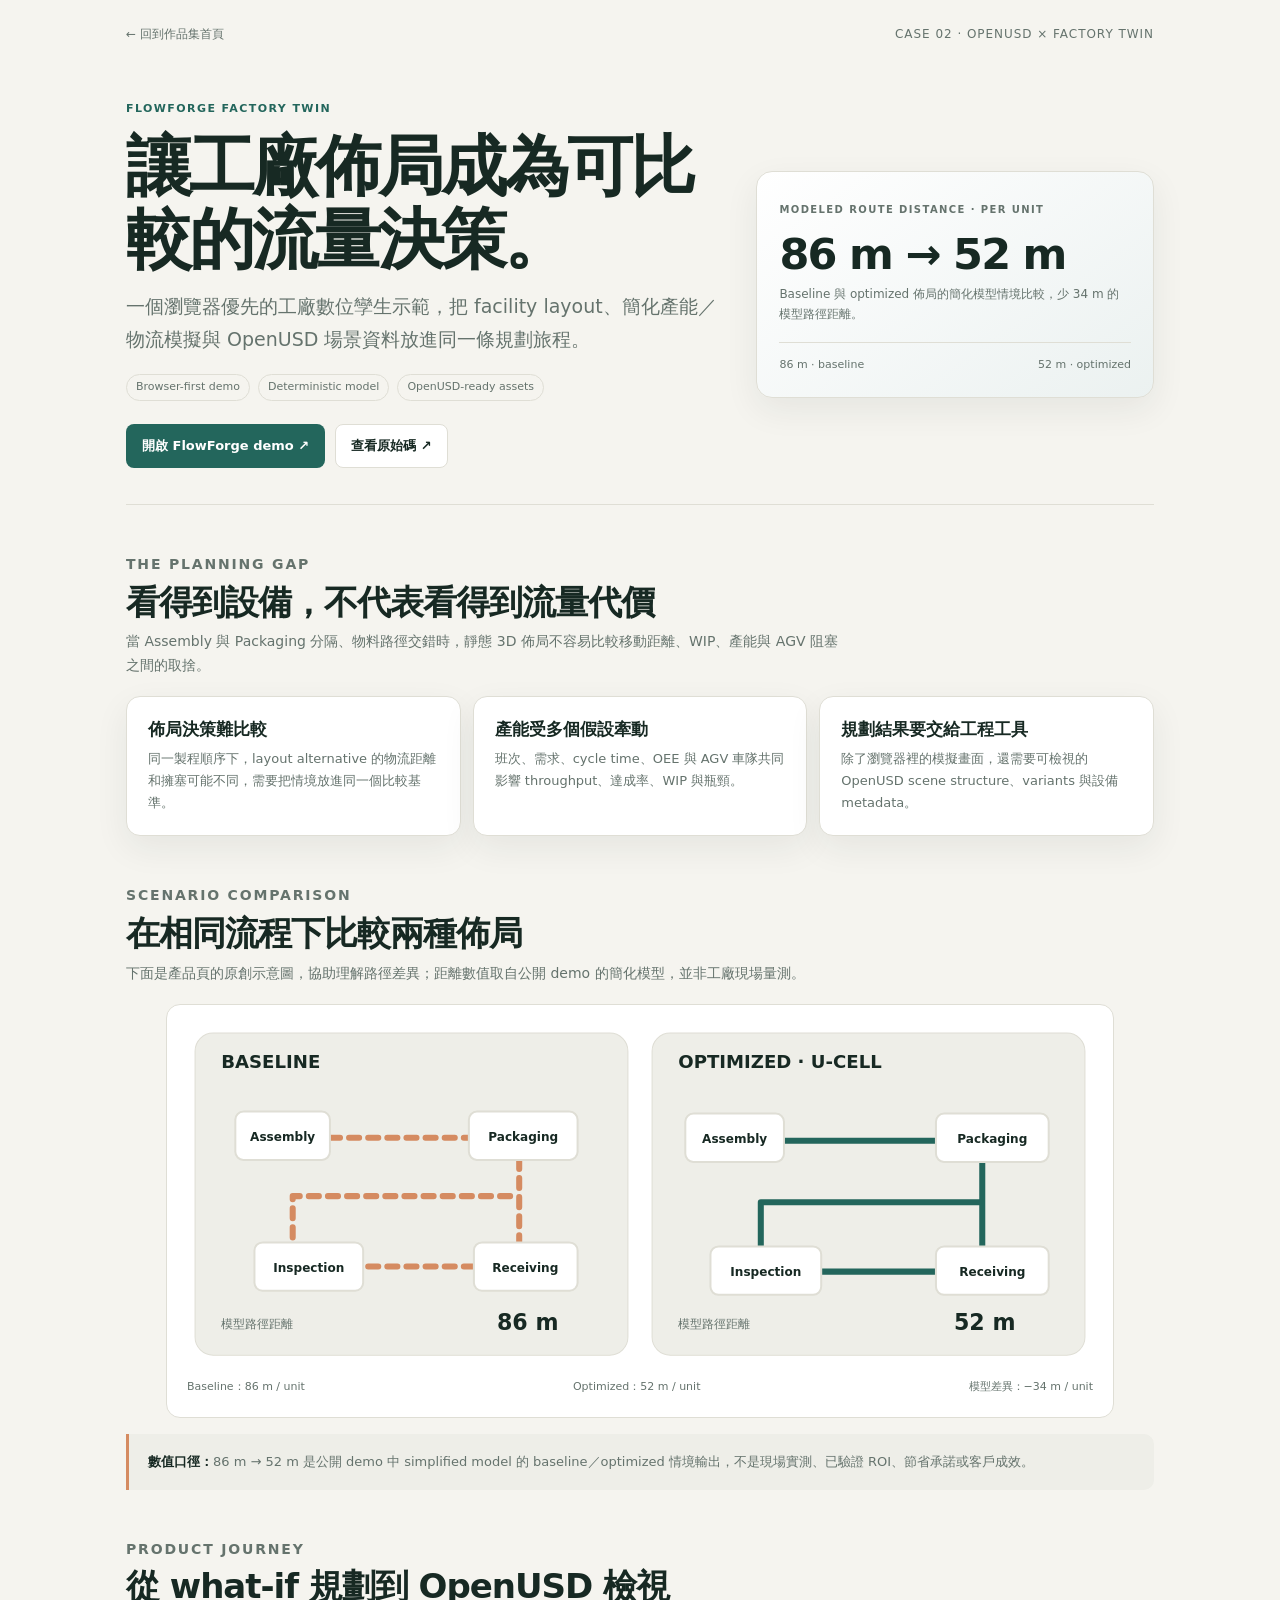
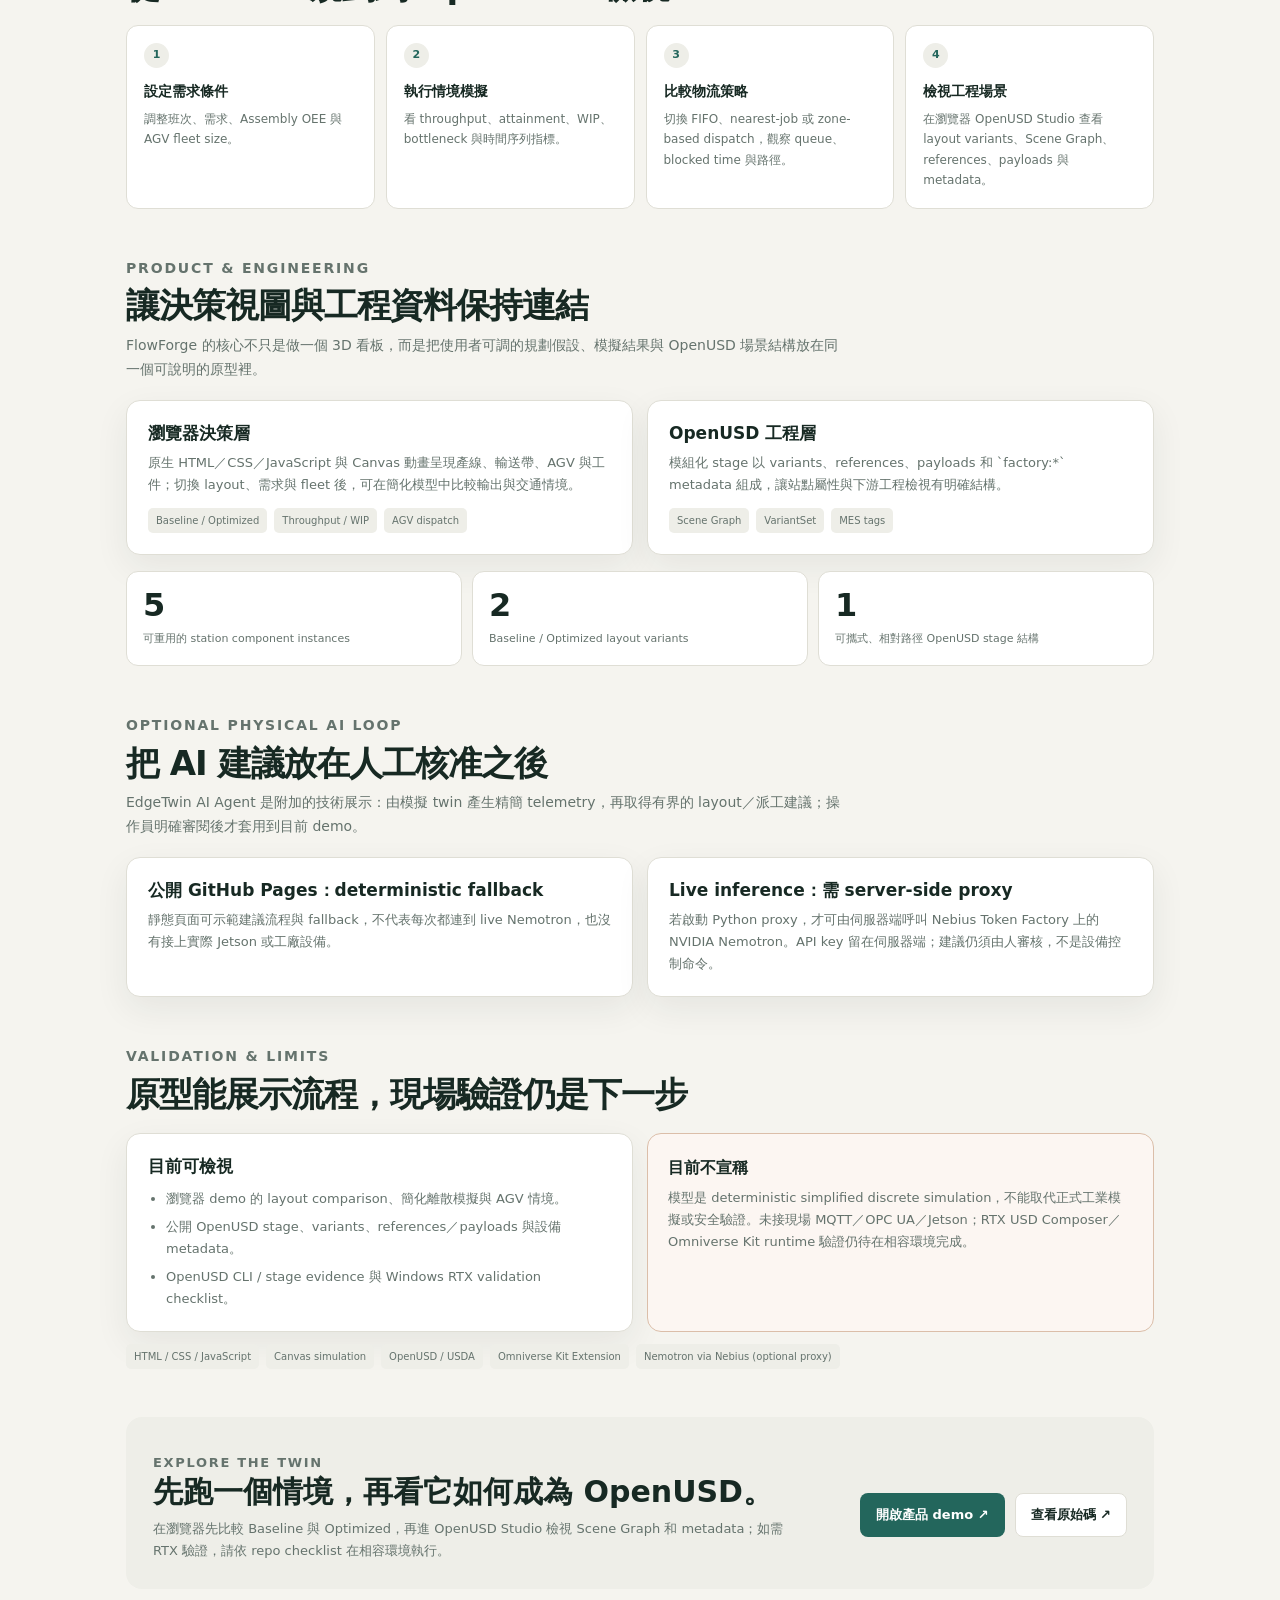
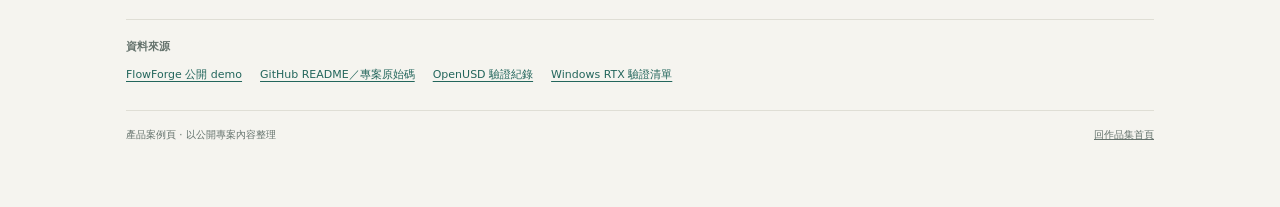
<file: case-studies/flowforge-factory-twin.html>
<!doctype html>
<html lang="zh-Hant">
<head>
<meta charset="utf-8">
<meta name="viewport" content="width=device-width,initial-scale=1">
<title>FlowForge Factory Twin｜產品案例｜Jerome Kuo</title>
<meta name="description" content="FlowForge Factory Twin 以瀏覽器工廠 twin 串連佈局比較、簡化產能與 AGV 物流模擬，以及 OpenUSD 工程資料檢視。">
<meta name="theme-color" content="#f5f4ef">
<link rel="stylesheet" href="case-studies.css">
</head>
<body>
<a class="skip-link" href="#main">跳到主要內容</a>
<div class="wrap">
  <nav class="topline" aria-label="頁面導覽"><a href="../index.html">← 回到作品集首頁</a><span>CASE 02 · OPENUSD × FACTORY TWIN</span></nav>
  <header class="hero">
    <div class="hero-grid">
      <div>
        <p class="eyebrow">FlowForge Factory Twin</p>
        <h1>讓工廠佈局成為可比較的流量決策。</h1>
        <p class="lede">一個瀏覽器優先的工廠數位孿生示範，把 facility layout、簡化產能／物流模擬與 OpenUSD 場景資料放進同一條規劃旅程。</p>
        <div class="chips" aria-label="案例特性"><span class="chip">Browser-first demo</span><span class="chip">Deterministic model</span><span class="chip">OpenUSD-ready assets</span></div>
        <div class="actions">
          <a class="button button--primary" href="https://jjfishjj.github.io/flowforge-factory-twin/" target="_blank" rel="noopener noreferrer">開啟 FlowForge demo ↗</a>
          <a class="button" href="https://github.com/jjfishjj/flowforge-factory-twin" target="_blank" rel="noopener noreferrer">查看原始碼 ↗</a>
        </div>
      </div>
      <aside class="hero-visual" aria-label="模擬情境摘要">
        <span class="hero-visual-label">MODELED ROUTE DISTANCE · PER UNIT</span>
        <strong>86 m <span aria-hidden="true">→</span> 52 m</strong>
        <p>Baseline 與 optimized 佈局的簡化模型情境比較，少 34 m 的模型路徑距離。</p>
        <div class="visual-foot"><span>86 m · baseline</span><span>52 m · optimized</span></div>
      </aside>
    </div>
  </header>

  <main id="main">
    <section class="section" aria-labelledby="problem-title">
      <div class="section-head"><p class="eyebrow">THE PLANNING GAP</p><h2 id="problem-title">看得到設備，不代表看得到流量代價</h2><p>當 Assembly 與 Packaging 分隔、物料路徑交錯時，靜態 3D 佈局不容易比較移動距離、WIP、產能與 AGV 阻塞之間的取捨。</p></div>
      <div class="grid-3">
        <article class="card"><h3>佈局決策難比較</h3><p>同一製程順序下，layout alternative 的物流距離和擁塞可能不同，需要把情境放進同一個比較基準。</p></article>
        <article class="card"><h3>產能受多個假設牽動</h3><p>班次、需求、cycle time、OEE 與 AGV 車隊共同影響 throughput、達成率、WIP 與瓶頸。</p></article>
        <article class="card"><h3>規劃結果要交給工程工具</h3><p>除了瀏覽器裡的模擬畫面，還需要可檢視的 OpenUSD scene structure、variants 與設備 metadata。</p></article>
      </div>
    </section>

    <section class="section" aria-labelledby="layout-title">
      <div class="section-head"><p class="eyebrow">SCENARIO COMPARISON</p><h2 id="layout-title">在相同流程下比較兩種佈局</h2><p>下面是產品頁的原創示意圖，協助理解路徑差異；距離數值取自公開 demo 的簡化模型，並非工廠現場量測。</p></div>
      <figure class="figure">
        <svg class="diagram" viewBox="0 0 900 340" role="img" aria-labelledby="layout-svg-title layout-svg-desc">
          <title id="layout-svg-title">Baseline 與 optimized 佈局模型比較示意</title>
          <desc id="layout-svg-desc">左側 baseline 站點分散、物料路徑較長，標示模型距離 86 公尺；右側 optimized 以較緊湊的 U 型流程縮短示意路徑，標示 52 公尺。兩者皆為模型情境，不是現場數據。</desc>
          <rect x="8" y="8" width="430" height="320" rx="18" fill="var(--panel-soft)" stroke="var(--line)"/>
          <rect x="462" y="8" width="430" height="320" rx="18" fill="var(--panel-soft)" stroke="var(--line)"/>
          <text x="34" y="43" fill="var(--ink)" font-size="18" font-weight="750">BASELINE</text>
          <text x="488" y="43" fill="var(--ink)" font-size="18" font-weight="750">OPTIMIZED · U-CELL</text>
          <path d="M85 112 H330 V240 H105 V170 H330" fill="none" stroke="var(--warm)" stroke-width="6" stroke-linecap="round" stroke-linejoin="round" stroke-dasharray="10 9"/>
          <path d="M535 115 H790 V245 H570 V176 H790" fill="none" stroke="var(--accent)" stroke-width="6" stroke-linecap="round" stroke-linejoin="round"/>
          <g fill="var(--panel)" stroke="var(--line)" stroke-width="2">
            <rect x="48" y="86" width="94" height="48" rx="8"/><rect x="280" y="86" width="108" height="48" rx="8"/>
            <rect x="67" y="216" width="108" height="48" rx="8"/><rect x="285" y="216" width="103" height="48" rx="8"/>
            <rect x="495" y="88" width="98" height="48" rx="8"/><rect x="744" y="88" width="112" height="48" rx="8"/>
            <rect x="520" y="220" width="110" height="48" rx="8"/><rect x="744" y="220" width="112" height="48" rx="8"/>
          </g>
          <g fill="var(--ink)" font-size="12" font-weight="650" text-anchor="middle">
            <text x="95" y="115">Assembly</text><text x="334" y="115">Packaging</text><text x="121" y="245">Inspection</text><text x="336" y="245">Receiving</text>
            <text x="544" y="117">Assembly</text><text x="800" y="117">Packaging</text><text x="575" y="249">Inspection</text><text x="800" y="249">Receiving</text>
          </g>
          <text x="34" y="301" fill="var(--muted)" font-size="12">模型路徑距離</text><text x="369" y="303" fill="var(--ink)" font-size="22" font-weight="800" text-anchor="end">86 m</text>
          <text x="488" y="301" fill="var(--muted)" font-size="12">模型路徑距離</text><text x="823" y="303" fill="var(--ink)" font-size="22" font-weight="800" text-anchor="end">52 m</text>
        </svg>
        <div class="diagram-caption"><span>Baseline：86 m / unit</span><span>Optimized：52 m / unit</span><span>模型差異：−34 m / unit</span></div>
      </figure>
      <div class="callout"><strong>數值口徑：</strong>86 m → 52 m 是公開 demo 中 simplified model 的 baseline／optimized 情境輸出，不是現場實測、已驗證 ROI、節省承諾或客戶成效。</div>
    </section>

    <section class="section" aria-labelledby="journey-title">
      <div class="section-head"><p class="eyebrow">PRODUCT JOURNEY</p><h2 id="journey-title">從 what-if 規劃到 OpenUSD 檢視</h2></div>
      <div class="steps">
        <article class="step"><h3>設定需求條件</h3><p>調整班次、需求、Assembly OEE 與 AGV fleet size。</p></article>
        <article class="step"><h3>執行情境模擬</h3><p>看 throughput、attainment、WIP、bottleneck 與時間序列指標。</p></article>
        <article class="step"><h3>比較物流策略</h3><p>切換 FIFO、nearest-job 或 zone-based dispatch，觀察 queue、blocked time 與路徑。</p></article>
        <article class="step"><h3>檢視工程場景</h3><p>在瀏覽器 OpenUSD Studio 查看 layout variants、Scene Graph、references、payloads 與 metadata。</p></article>
      </div>
    </section>

    <section class="section" aria-labelledby="product-title">
      <div class="section-head"><p class="eyebrow">PRODUCT &amp; ENGINEERING</p><h2 id="product-title">讓決策視圖與工程資料保持連結</h2><p>FlowForge 的核心不只是做一個 3D 看板，而是把使用者可調的規劃假設、模擬結果與 OpenUSD 場景結構放在同一個可說明的原型裡。</p></div>
      <div class="grid-2">
        <article class="card"><h3>瀏覽器決策層</h3><p>原生 HTML／CSS／JavaScript 與 Canvas 動畫呈現產線、輸送帶、AGV 與工件；切換 layout、需求與 fleet 後，可在簡化模型中比較輸出與交通情境。</p><div class="tag-row"><span class="tag">Baseline / Optimized</span><span class="tag">Throughput / WIP</span><span class="tag">AGV dispatch</span></div></article>
        <article class="card"><h3>OpenUSD 工程層</h3><p>模組化 stage 以 variants、references、payloads 和 `factory:*` metadata 組成，讓站點屬性與下游工程檢視有明確結構。</p><div class="tag-row"><span class="tag">Scene Graph</span><span class="tag">VariantSet</span><span class="tag">MES tags</span></div></article>
      </div>
      <div class="metric-grid" aria-label="OpenUSD 場景設計特點">
        <div class="metric"><strong>5</strong><span>可重用的 station component instances</span></div>
        <div class="metric"><strong>2</strong><span>Baseline / Optimized layout variants</span></div>
        <div class="metric"><strong>1</strong><span>可攜式、相對路徑 OpenUSD stage 結構</span></div>
      </div>
    </section>

    <section class="section" aria-labelledby="agent-title">
      <div class="section-head"><p class="eyebrow">OPTIONAL PHYSICAL AI LOOP</p><h2 id="agent-title">把 AI 建議放在人工核准之後</h2><p>EdgeTwin AI Agent 是附加的技術展示：由模擬 twin 產生精簡 telemetry，再取得有界的 layout／派工建議；操作員明確審閱後才套用到目前 demo。</p></div>
      <div class="grid-2">
        <article class="card"><h3>公開 GitHub Pages：deterministic fallback</h3><p>靜態頁面可示範建議流程與 fallback，不代表每次都連到 live Nemotron，也沒有接上實際 Jetson 或工廠設備。</p></article>
        <article class="card"><h3>Live inference：需 server-side proxy</h3><p>若啟動 Python proxy，才可由伺服器端呼叫 Nebius Token Factory 上的 NVIDIA Nemotron。API key 留在伺服器端；建議仍須由人審核，不是設備控制命令。</p></article>
      </div>
    </section>

    <section class="section" aria-labelledby="limits-title">
      <div class="section-head"><p class="eyebrow">VALIDATION &amp; LIMITS</p><h2 id="limits-title">原型能展示流程，現場驗證仍是下一步</h2></div>
      <div class="grid-2">
        <article class="card"><h3>目前可檢視</h3><ul><li>瀏覽器 demo 的 layout comparison、簡化離散模擬與 AGV 情境。</li><li>公開 OpenUSD stage、variants、references／payloads 與設備 metadata。</li><li>OpenUSD CLI / stage evidence 與 Windows RTX validation checklist。</li></ul></article>
        <article class="warning"><h3>目前不宣稱</h3><p>模型是 deterministic simplified discrete simulation，不能取代正式工業模擬或安全驗證。未接現場 MQTT／OPC UA／Jetson；RTX USD Composer／Omniverse Kit runtime 驗證仍待在相容環境完成。</p></article>
      </div>
      <div class="tag-row" aria-label="技術組成"><span class="tag">HTML / CSS / JavaScript</span><span class="tag">Canvas simulation</span><span class="tag">OpenUSD / USDA</span><span class="tag">Omniverse Kit Extension</span><span class="tag">Nemotron via Nebius (optional proxy)</span></div>
    </section>

    <section class="cta-panel" aria-label="開始體驗">
      <div><p class="eyebrow">EXPLORE THE TWIN</p><h2>先跑一個情境，再看它如何成為 OpenUSD。</h2><p>在瀏覽器先比較 Baseline 與 Optimized，再進 OpenUSD Studio 檢視 Scene Graph 和 metadata；如需 RTX 驗證，請依 repo checklist 在相容環境執行。</p></div>
      <div class="actions"><a class="button button--primary" href="https://jjfishjj.github.io/flowforge-factory-twin/" target="_blank" rel="noopener noreferrer">開啟產品 demo ↗</a><a class="button" href="https://github.com/jjfishjj/flowforge-factory-twin" target="_blank" rel="noopener noreferrer">查看原始碼 ↗</a></div>
    </section>
  </main>
  <aside class="sources" aria-label="資料來源"><strong>資料來源</strong><ul><li><a href="https://jjfishjj.github.io/flowforge-factory-twin/" target="_blank" rel="noopener noreferrer">FlowForge 公開 demo</a></li><li><a href="https://github.com/jjfishjj/flowforge-factory-twin" target="_blank" rel="noopener noreferrer">GitHub README／專案原始碼</a></li><li><a href="https://github.com/jjfishjj/flowforge-factory-twin/tree/main/docs/evidence" target="_blank" rel="noopener noreferrer">OpenUSD 驗證紀錄</a></li><li><a href="https://github.com/jjfishjj/flowforge-factory-twin/blob/main/docs/windows-rtx-validation.md" target="_blank" rel="noopener noreferrer">Windows RTX 驗證清單</a></li></ul></aside>
  <footer><span>產品案例頁 · 以公開專案內容整理</span><a href="../index.html">回作品集首頁</a></footer>
</div>
</body>
</html>
</file>
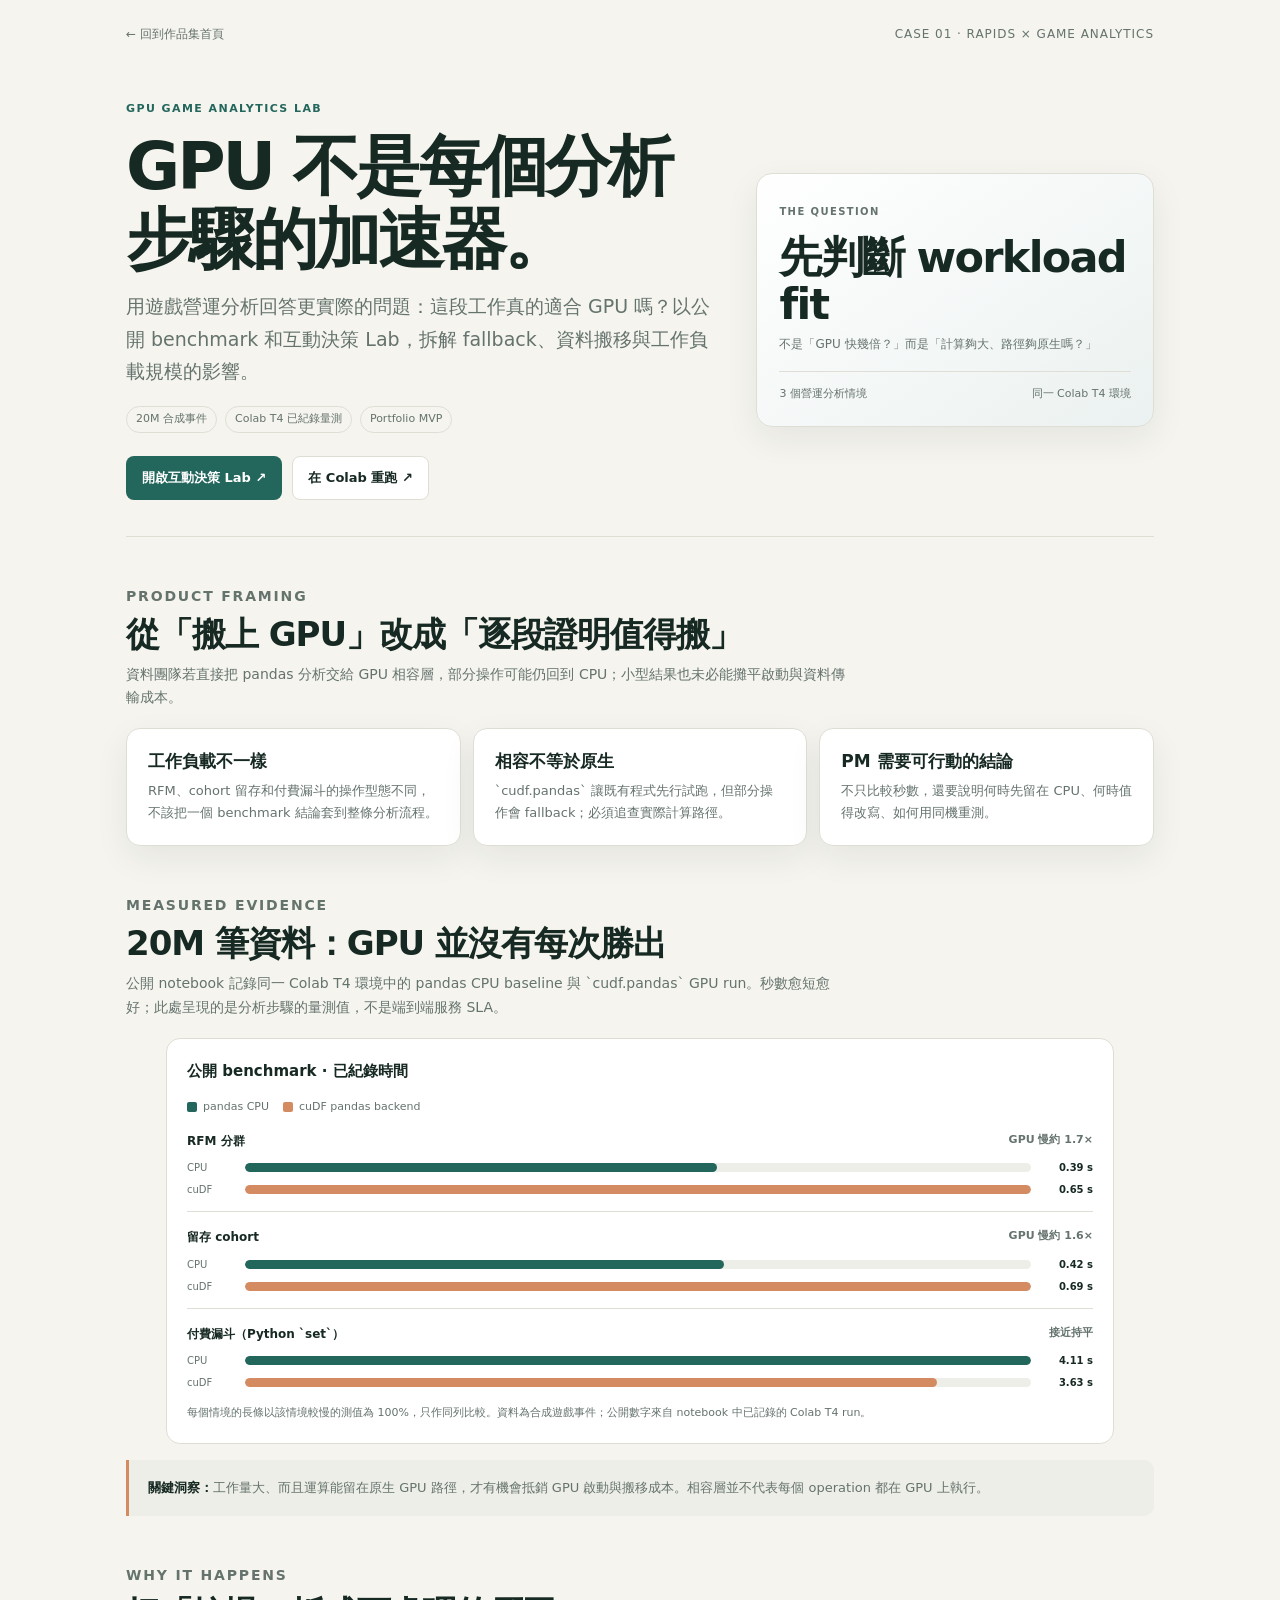
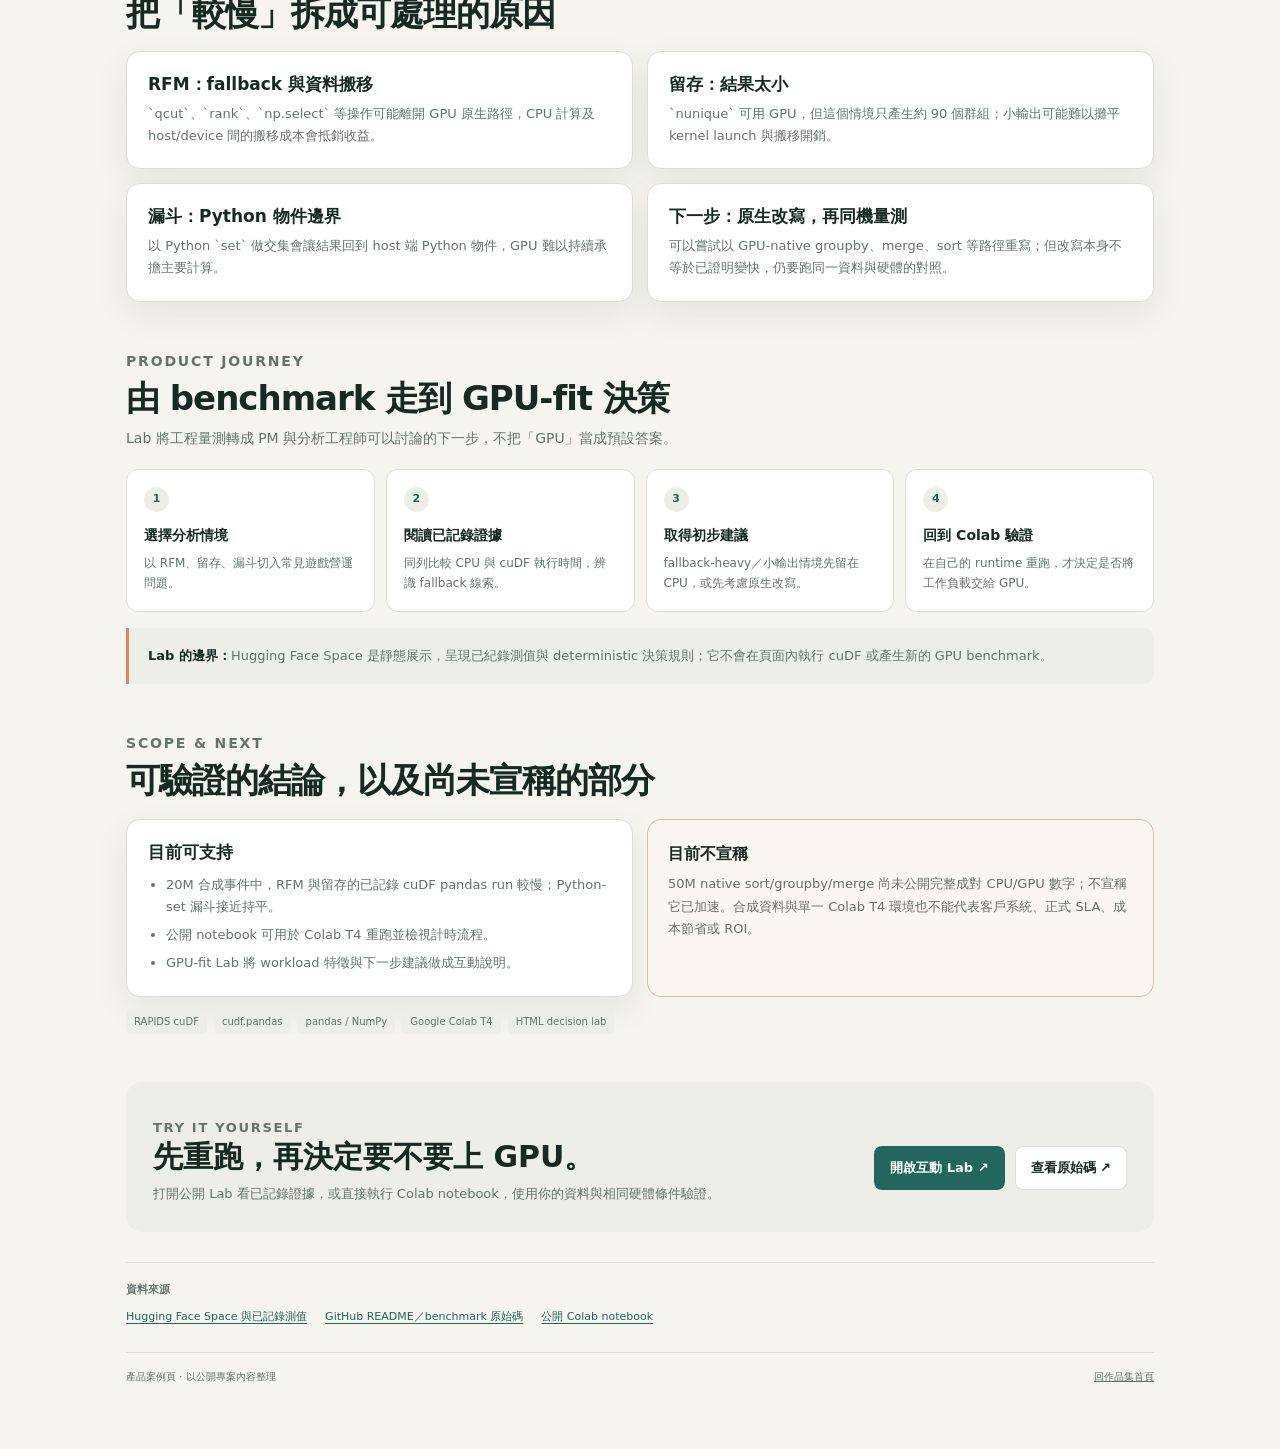
<file: case-studies/gpu-game-analytics.html>
<!doctype html>
<html lang="zh-Hant">
<head>
<meta charset="utf-8">
<meta name="viewport" content="width=device-width,initial-scale=1">
<title>GPU Game Analytics Lab｜產品案例｜Jerome Kuo</title>
<meta name="description" content="以 2,000 萬筆合成遊戲事件與 Colab T4 benchmark，說明 RAPIDS cuDF 何時適合遊戲營運分析，以及 CPU fallback 的代價。">
<meta name="theme-color" content="#f5f4ef">
<link rel="stylesheet" href="case-studies.css">
</head>
<body>
<a class="skip-link" href="#main">跳到主要內容</a>
<div class="wrap">
  <nav class="topline" aria-label="頁面導覽"><a href="../index.html">← 回到作品集首頁</a><span>CASE 01 · RAPIDS × GAME ANALYTICS</span></nav>
  <header class="hero">
    <div class="hero-grid">
      <div>
        <p class="eyebrow">GPU Game Analytics Lab</p>
        <h1>GPU 不是每個分析步驟的加速器。</h1>
        <p class="lede">用遊戲營運分析回答更實際的問題：這段工作真的適合 GPU 嗎？以公開 benchmark 和互動決策 Lab，拆解 fallback、資料搬移與工作負載規模的影響。</p>
        <div class="chips" aria-label="案例特性"><span class="chip">20M 合成事件</span><span class="chip">Colab T4 已紀錄量測</span><span class="chip">Portfolio MVP</span></div>
        <div class="actions">
          <a class="button button--primary" href="https://huggingface.co/spaces/junbin666/cudf-game-analytics-benchmark" target="_blank" rel="noopener noreferrer">開啟互動決策 Lab ↗</a>
          <a class="button" href="https://colab.research.google.com/github/jjfishjj/cudf-game-analytics-benchmark/blob/main/notebooks/game_analytics_benchmark.ipynb" target="_blank" rel="noopener noreferrer">在 Colab 重跑 ↗</a>
        </div>
      </div>
      <aside class="hero-visual" aria-label="案例摘要">
        <span class="hero-visual-label">THE QUESTION</span>
        <strong>先判斷 workload fit</strong>
        <p>不是「GPU 快幾倍？」而是「計算夠大、路徑夠原生嗎？」</p>
        <div class="visual-foot"><span>3 個營運分析情境</span><span>同一 Colab T4 環境</span></div>
      </aside>
    </div>
  </header>

  <main id="main">
    <section class="section" aria-labelledby="problem-title">
      <div class="section-head"><p class="eyebrow">PRODUCT FRAMING</p><h2 id="problem-title">從「搬上 GPU」改成「逐段證明值得搬」</h2><p>資料團隊若直接把 pandas 分析交給 GPU 相容層，部分操作可能仍回到 CPU；小型結果也未必能攤平啟動與資料傳輸成本。</p></div>
      <div class="grid-3">
        <article class="card"><h3>工作負載不一樣</h3><p>RFM、cohort 留存和付費漏斗的操作型態不同，不該把一個 benchmark 結論套到整條分析流程。</p></article>
        <article class="card"><h3>相容不等於原生</h3><p>`cudf.pandas` 讓既有程式先行試跑，但部分操作會 fallback；必須追查實際計算路徑。</p></article>
        <article class="card"><h3>PM 需要可行動的結論</h3><p>不只比較秒數，還要說明何時先留在 CPU、何時值得改寫、如何用同機重測。</p></article>
      </div>
    </section>

    <section class="section" aria-labelledby="results-title">
      <div class="section-head"><p class="eyebrow">MEASURED EVIDENCE</p><h2 id="results-title">20M 筆資料：GPU 並沒有每次勝出</h2><p>公開 notebook 記錄同一 Colab T4 環境中的 pandas CPU baseline 與 `cudf.pandas` GPU run。秒數愈短愈好；此處呈現的是分析步驟的量測值，不是端到端服務 SLA。</p></div>
      <figure class="figure">
        <p class="figure-title">公開 benchmark · 已紀錄時間</p>
        <div class="legend" aria-hidden="true"><span><i class="swatch"></i>pandas CPU</span><span><i class="swatch swatch--warm"></i>cuDF pandas backend</span></div>
        <div class="benchmark-list" aria-label="CPU 與 GPU 執行時間比較">
          <div class="benchmark-item">
            <div class="benchmark-top"><span>RFM 分群</span><span>GPU 慢約 1.7×</span></div>
            <div class="bar-line"><span>CPU</span><div class="bar-track"><span class="bar-fill" style="width:60%"></span></div><strong>0.39 s</strong></div>
            <div class="bar-line"><span>cuDF</span><div class="bar-track"><span class="bar-fill bar-fill--gpu" style="width:100%"></span></div><strong>0.65 s</strong></div>
          </div>
          <div class="benchmark-item">
            <div class="benchmark-top"><span>留存 cohort</span><span>GPU 慢約 1.6×</span></div>
            <div class="bar-line"><span>CPU</span><div class="bar-track"><span class="bar-fill" style="width:61%"></span></div><strong>0.42 s</strong></div>
            <div class="bar-line"><span>cuDF</span><div class="bar-track"><span class="bar-fill bar-fill--gpu" style="width:100%"></span></div><strong>0.69 s</strong></div>
          </div>
          <div class="benchmark-item">
            <div class="benchmark-top"><span>付費漏斗（Python `set`）</span><span>接近持平</span></div>
            <div class="bar-line"><span>CPU</span><div class="bar-track"><span class="bar-fill" style="width:100%"></span></div><strong>4.11 s</strong></div>
            <div class="bar-line"><span>cuDF</span><div class="bar-track"><span class="bar-fill bar-fill--gpu" style="width:88%"></span></div><strong>3.63 s</strong></div>
          </div>
        </div>
        <figcaption>每個情境的長條以該情境較慢的測值為 100%，只作同列比較。資料為合成遊戲事件；公開數字來自 notebook 中已記錄的 Colab T4 run。</figcaption>
      </figure>
      <div class="callout"><strong>關鍵洞察：</strong>工作量大、而且運算能留在原生 GPU 路徑，才有機會抵銷 GPU 啟動與搬移成本。相容層並不代表每個 operation 都在 GPU 上執行。</div>
    </section>

    <section class="section" aria-labelledby="why-title">
      <div class="section-head"><p class="eyebrow">WHY IT HAPPENS</p><h2 id="why-title">把「較慢」拆成可處理的原因</h2></div>
      <div class="grid-2">
        <article class="card"><h3>RFM：fallback 與資料搬移</h3><p>`qcut`、`rank`、`np.select` 等操作可能離開 GPU 原生路徑，CPU 計算及 host/device 間的搬移成本會抵銷收益。</p></article>
        <article class="card"><h3>留存：結果太小</h3><p>`nunique` 可用 GPU，但這個情境只產生約 90 個群組；小輸出可能難以攤平 kernel launch 與搬移開銷。</p></article>
        <article class="card"><h3>漏斗：Python 物件邊界</h3><p>以 Python `set` 做交集會讓結果回到 host 端 Python 物件，GPU 難以持續承擔主要計算。</p></article>
        <article class="card"><h3>下一步：原生改寫，再同機量測</h3><p>可以嘗試以 GPU-native groupby、merge、sort 等路徑重寫；但改寫本身不等於已證明變快，仍要跑同一資料與硬體的對照。</p></article>
      </div>
    </section>

    <section class="section" aria-labelledby="journey-title">
      <div class="section-head"><p class="eyebrow">PRODUCT JOURNEY</p><h2 id="journey-title">由 benchmark 走到 GPU-fit 決策</h2><p>Lab 將工程量測轉成 PM 與分析工程師可以討論的下一步，不把「GPU」當成預設答案。</p></div>
      <div class="steps">
        <article class="step"><h3>選擇分析情境</h3><p>以 RFM、留存、漏斗切入常見遊戲營運問題。</p></article>
        <article class="step"><h3>閱讀已記錄證據</h3><p>同列比較 CPU 與 cuDF 執行時間，辨識 fallback 線索。</p></article>
        <article class="step"><h3>取得初步建議</h3><p>fallback-heavy／小輸出情境先留在 CPU，或先考慮原生改寫。</p></article>
        <article class="step"><h3>回到 Colab 驗證</h3><p>在自己的 runtime 重跑，才決定是否將工作負載交給 GPU。</p></article>
      </div>
      <div class="callout"><strong>Lab 的邊界：</strong>Hugging Face Space 是靜態展示，呈現已紀錄測值與 deterministic 決策規則；它不會在頁面內執行 cuDF 或產生新的 GPU benchmark。</div>
    </section>

    <section class="section" aria-labelledby="scope-title">
      <div class="section-head"><p class="eyebrow">SCOPE &amp; NEXT</p><h2 id="scope-title">可驗證的結論，以及尚未宣稱的部分</h2></div>
      <div class="grid-2">
        <article class="card"><h3>目前可支持</h3><ul><li>20M 合成事件中，RFM 與留存的已記錄 cuDF pandas run 較慢；Python-set 漏斗接近持平。</li><li>公開 notebook 可用於 Colab T4 重跑並檢視計時流程。</li><li>GPU-fit Lab 將 workload 特徵與下一步建議做成互動說明。</li></ul></article>
        <article class="warning"><h3>目前不宣稱</h3><p>50M native sort/groupby/merge 尚未公開完整成對 CPU/GPU 數字；不宣稱它已加速。合成資料與單一 Colab T4 環境也不能代表客戶系統、正式 SLA、成本節省或 ROI。</p></article>
      </div>
      <div class="tag-row" aria-label="技術組成"><span class="tag">RAPIDS cuDF</span><span class="tag">cudf.pandas</span><span class="tag">pandas / NumPy</span><span class="tag">Google Colab T4</span><span class="tag">HTML decision lab</span></div>
    </section>

    <section class="cta-panel" aria-label="開始體驗">
      <div><p class="eyebrow">TRY IT YOURSELF</p><h2>先重跑，再決定要不要上 GPU。</h2><p>打開公開 Lab 看已記錄證據，或直接執行 Colab notebook，使用你的資料與相同硬體條件驗證。</p></div>
      <div class="actions"><a class="button button--primary" href="https://huggingface.co/spaces/junbin666/cudf-game-analytics-benchmark" target="_blank" rel="noopener noreferrer">開啟互動 Lab ↗</a><a class="button" href="https://github.com/jjfishjj/cudf-game-analytics-benchmark" target="_blank" rel="noopener noreferrer">查看原始碼 ↗</a></div>
    </section>
  </main>
  <aside class="sources" aria-label="資料來源"><strong>資料來源</strong><ul><li><a href="https://huggingface.co/spaces/junbin666/cudf-game-analytics-benchmark" target="_blank" rel="noopener noreferrer">Hugging Face Space 與已記錄測值</a></li><li><a href="https://github.com/jjfishjj/cudf-game-analytics-benchmark" target="_blank" rel="noopener noreferrer">GitHub README／benchmark 原始碼</a></li><li><a href="https://colab.research.google.com/github/jjfishjj/cudf-game-analytics-benchmark/blob/main/notebooks/game_analytics_benchmark.ipynb" target="_blank" rel="noopener noreferrer">公開 Colab notebook</a></li></ul></aside>
  <footer><span>產品案例頁 · 以公開專案內容整理</span><a href="../index.html">回作品集首頁</a></footer>
</div>
</body>
</html>
</file>
<file: case-studies/case-studies.css>
:root {
  color-scheme: light dark;
  --bg:#f5f4ef; --panel:#fff; --panel-soft:#eeeee8; --line:#dfded5;
  --ink:#172923; --muted:#65736d; --accent:#23665c; --accent-hover:#164c43;
  --warm:#d58b61; --shadow:0 12px 34px rgba(24,43,36,.07);
  --green-soft:#dcece4; --red-soft:#f3e5dc;
}
@media (prefers-color-scheme:dark) {
  :root {
    --bg:#111a17; --panel:#18231f; --panel-soft:#202d28; --line:#304139;
    --ink:#ecf2ed; --muted:#a5b4ab; --accent:#82c3ac; --accent-hover:#a4ddc7;
    --warm:#edaa7d; --shadow:0 12px 34px rgba(0,0,0,.18);
    --green-soft:#203b30; --red-soft:#3a2d26;
  }
}
* { box-sizing:border-box; }
html { scroll-behavior:smooth; }
body { margin:0; background:var(--bg); color:var(--ink); font:16px/1.7 ui-sans-serif,-apple-system,"Noto Sans TC",system-ui,sans-serif; -webkit-font-smoothing:antialiased; }
a { color:inherit; }
a:focus-visible { outline:3px solid var(--warm); outline-offset:4px; border-radius:5px; }
.skip-link { position:absolute; left:-999px; top:8px; z-index:5; padding:8px 12px; background:var(--panel); }
.skip-link:focus { left:8px; }
.wrap { width:min(1080px,100%); margin:0 auto; padding:24px 26px 64px; }
.topline { display:flex; align-items:center; justify-content:space-between; gap:16px; color:var(--muted); font-size:12px; letter-spacing:.08em; }
.topline a { color:var(--muted); text-decoration:none; letter-spacing:0; }
.topline a:hover { color:var(--accent); }
.hero { padding:56px 0 36px; border-bottom:1px solid var(--line); }
.hero-grid { display:grid; grid-template-columns:minmax(0,1.2fr) minmax(260px,.8fr); gap:34px; align-items:center; }
.eyebrow { margin:0; color:var(--accent); font-size:11px; font-weight:800; letter-spacing:.13em; text-transform:uppercase; }
h1 { max-width:780px; margin:12px 0 14px; font-size:clamp(36px,6.2vw,66px); line-height:1.1; letter-spacing:-.045em; }
.lede { max-width:700px; margin:0; color:var(--muted); font-size:clamp(16px,2vw,19px); }
.chips { display:flex; gap:8px; flex-wrap:wrap; margin-top:19px; }
.chip { padding:5px 9px; border:1px solid var(--line); border-radius:999px; color:var(--muted); font-size:11px; line-height:1.35; }
.actions { display:flex; flex-wrap:wrap; gap:10px; margin-top:23px; }
.button { display:inline-flex; align-items:center; justify-content:center; gap:8px; min-height:44px; padding:10px 15px; border:1px solid var(--line); border-radius:8px; background:var(--panel); color:var(--ink); font-size:13px; font-weight:750; text-decoration:none; transition:transform .18s ease,background .18s ease; }
.button:hover { transform:translateY(-1px); }
.button--primary { border-color:transparent; background:var(--accent); color:#fff; }
.button--primary:hover { background:var(--accent-hover); }
.hero-visual { padding:22px; border:1px solid var(--line); border-radius:16px; background:linear-gradient(145deg,var(--panel),color-mix(in srgb,var(--accent) 9%,var(--panel))); box-shadow:var(--shadow); }
.hero-visual-label { color:var(--muted); font-size:10px; font-weight:800; letter-spacing:.14em; text-transform:uppercase; }
.hero-visual strong { display:block; margin:10px 0 2px; font-size:clamp(26px,4vw,43px); line-height:1.1; letter-spacing:-.04em; }
.hero-visual p { margin:6px 0 0; color:var(--muted); font-size:12px; }
.visual-foot { display:flex; justify-content:space-between; gap:12px; margin-top:17px; padding-top:13px; border-top:1px solid var(--line); color:var(--muted); font-size:11px; }
.section { margin-top:48px; }
.section-head { margin-bottom:18px; }
.section-head h2 { margin:5px 0 0; font-size:clamp(23px,3.5vw,34px); line-height:1.2; letter-spacing:-.03em; }
.section-head p { max-width:720px; margin:8px 0 0; color:var(--muted); font-size:14px; }
.grid-2 { display:grid; grid-template-columns:repeat(2,minmax(0,1fr)); gap:14px; }
.grid-3 { display:grid; grid-template-columns:repeat(3,minmax(0,1fr)); gap:12px; }
.card { min-width:0; padding:21px; border:1px solid var(--line); border-radius:14px; background:var(--panel); box-shadow:var(--shadow); }
.card h3 { margin:0 0 7px; font-size:17px; line-height:1.35; }
.card p { margin:0; color:var(--muted); font-size:13px; }
.card ul { margin:10px 0 0; padding-left:18px; color:var(--muted); font-size:13px; }
.card li+li { margin-top:6px; }
.callout { margin-top:16px; padding:17px 19px; border-left:3px solid var(--warm); border-radius:0 10px 10px 0; background:var(--panel-soft); color:var(--muted); font-size:13px; }
.callout strong { color:var(--ink); }
.metric-grid { display:grid; grid-template-columns:repeat(3,minmax(0,1fr)); gap:10px; margin-top:16px; }
.metric { padding:16px; border:1px solid var(--line); border-radius:12px; background:var(--panel); }
.metric strong { display:block; font-size:clamp(21px,3.5vw,32px); line-height:1.1; letter-spacing:-.03em; font-variant-numeric:tabular-nums; }
.metric span { display:block; margin-top:7px; color:var(--muted); font-size:11px; }
.figure { padding:20px; border:1px solid var(--line); border-radius:14px; background:var(--panel); }
.figure figcaption { margin-top:13px; color:var(--muted); font-size:11px; }
.figure-title { margin:0 0 14px; font-size:15px; font-weight:800; }
.legend { display:flex; gap:14px; flex-wrap:wrap; margin:0 0 14px; color:var(--muted); font-size:11px; }
.legend span { display:inline-flex; align-items:center; gap:6px; }
.swatch { width:10px; height:10px; border-radius:2px; background:var(--accent); }
.swatch--warm { background:var(--warm); }
.benchmark-list { display:grid; gap:15px; }
.benchmark-item { padding-bottom:13px; border-bottom:1px solid var(--line); }
.benchmark-item:last-child { padding-bottom:0; border-bottom:0; }
.benchmark-top { display:flex; justify-content:space-between; gap:12px; margin-bottom:8px; font-size:12px; font-weight:750; }
.benchmark-top span:last-child { color:var(--muted); font-size:11px; font-weight:600; text-align:right; }
.bar-line { display:grid; grid-template-columns:50px minmax(0,1fr) 54px; align-items:center; gap:8px; margin-top:5px; color:var(--muted); font-size:10px; }
.bar-track { height:9px; overflow:hidden; border-radius:999px; background:var(--panel-soft); }
.bar-fill { display:block; height:100%; border-radius:999px; background:var(--accent); }
.bar-fill--gpu { background:var(--warm); }
.bar-line strong { color:var(--ink); font-size:10px; text-align:right; font-variant-numeric:tabular-nums; }
.steps { display:grid; grid-template-columns:repeat(4,minmax(0,1fr)); gap:11px; counter-reset:steps; }
.step { position:relative; padding:17px; border:1px solid var(--line); border-radius:12px; background:var(--panel); counter-increment:steps; }
.step::before { display:grid; place-items:center; width:25px; height:25px; margin-bottom:12px; border-radius:50%; background:var(--panel-soft); color:var(--accent); font-size:11px; font-weight:800; content:counter(steps); }
.step h3 { margin:0 0 5px; font-size:14px; }
.step p { margin:0; color:var(--muted); font-size:12px; }
.tag-row { display:flex; gap:7px; flex-wrap:wrap; margin-top:12px; }
.tag { padding:4px 8px; border-radius:5px; background:var(--panel-soft); color:var(--muted); font-size:10px; }
.warning { padding:20px; border:1px solid color-mix(in srgb,var(--warm) 38%,var(--line)); border-radius:14px; background:color-mix(in srgb,var(--warm) 8%,var(--panel)); }
.warning h3 { margin:0 0 6px; font-size:16px; }
.warning p { margin:0; color:var(--muted); font-size:13px; }
.table-wrap { overflow-x:auto; }
table { width:100%; border-collapse:collapse; font-size:12px; }
th,td { padding:11px 12px; border-bottom:1px solid var(--line); text-align:left; }
th { color:var(--muted); font-size:10px; letter-spacing:.04em; text-transform:uppercase; }
td strong { font-variant-numeric:tabular-nums; }
.diagram { width:100%; height:auto; display:block; }
.diagram text { font-family:ui-sans-serif,-apple-system,"Noto Sans TC",system-ui,sans-serif; }
.diagram-caption { display:flex; justify-content:space-between; gap:12px; flex-wrap:wrap; margin-top:11px; color:var(--muted); font-size:11px; }
.cta-panel { display:flex; align-items:center; justify-content:space-between; gap:24px; margin-top:48px; padding:27px; border-radius:16px; background:var(--panel-soft); }
.cta-panel h2 { margin:0; font-size:clamp(22px,3vw,30px); line-height:1.2; }
.cta-panel p { max-width:650px; margin:8px 0 0; color:var(--muted); font-size:13px; }
.sources { margin-top:30px; padding-top:18px; border-top:1px solid var(--line); color:var(--muted); font-size:11px; }
.sources a { color:var(--accent); text-decoration-thickness:1px; text-underline-offset:3px; }
.sources ul { display:flex; flex-wrap:wrap; gap:10px 18px; list-style:none; padding:0; margin:9px 0 0; }
footer { display:flex; justify-content:space-between; gap:16px; margin-top:25px; padding-top:15px; border-top:1px solid var(--line); color:var(--muted); font-size:10px; }
@media (max-width:820px) { .hero-grid { grid-template-columns:1fr; } .steps { grid-template-columns:repeat(2,minmax(0,1fr)); } }
@media (max-width:620px) {
  .wrap { padding:18px 17px 42px; } .hero { padding:42px 0 28px; }
  .topline { align-items:flex-start; font-size:10px; }
  .grid-2,.grid-3,.metric-grid { grid-template-columns:1fr; }
  .steps { grid-template-columns:1fr; }
  .section { margin-top:38px; }
  .card,.figure { padding:17px; }
  .cta-panel { align-items:flex-start; flex-direction:column; padding:21px; }
  footer { flex-direction:column; }
}
@media (prefers-reduced-motion:reduce) { html { scroll-behavior:auto; } *,*::before,*::after { transition:none !important; } }
</file>
